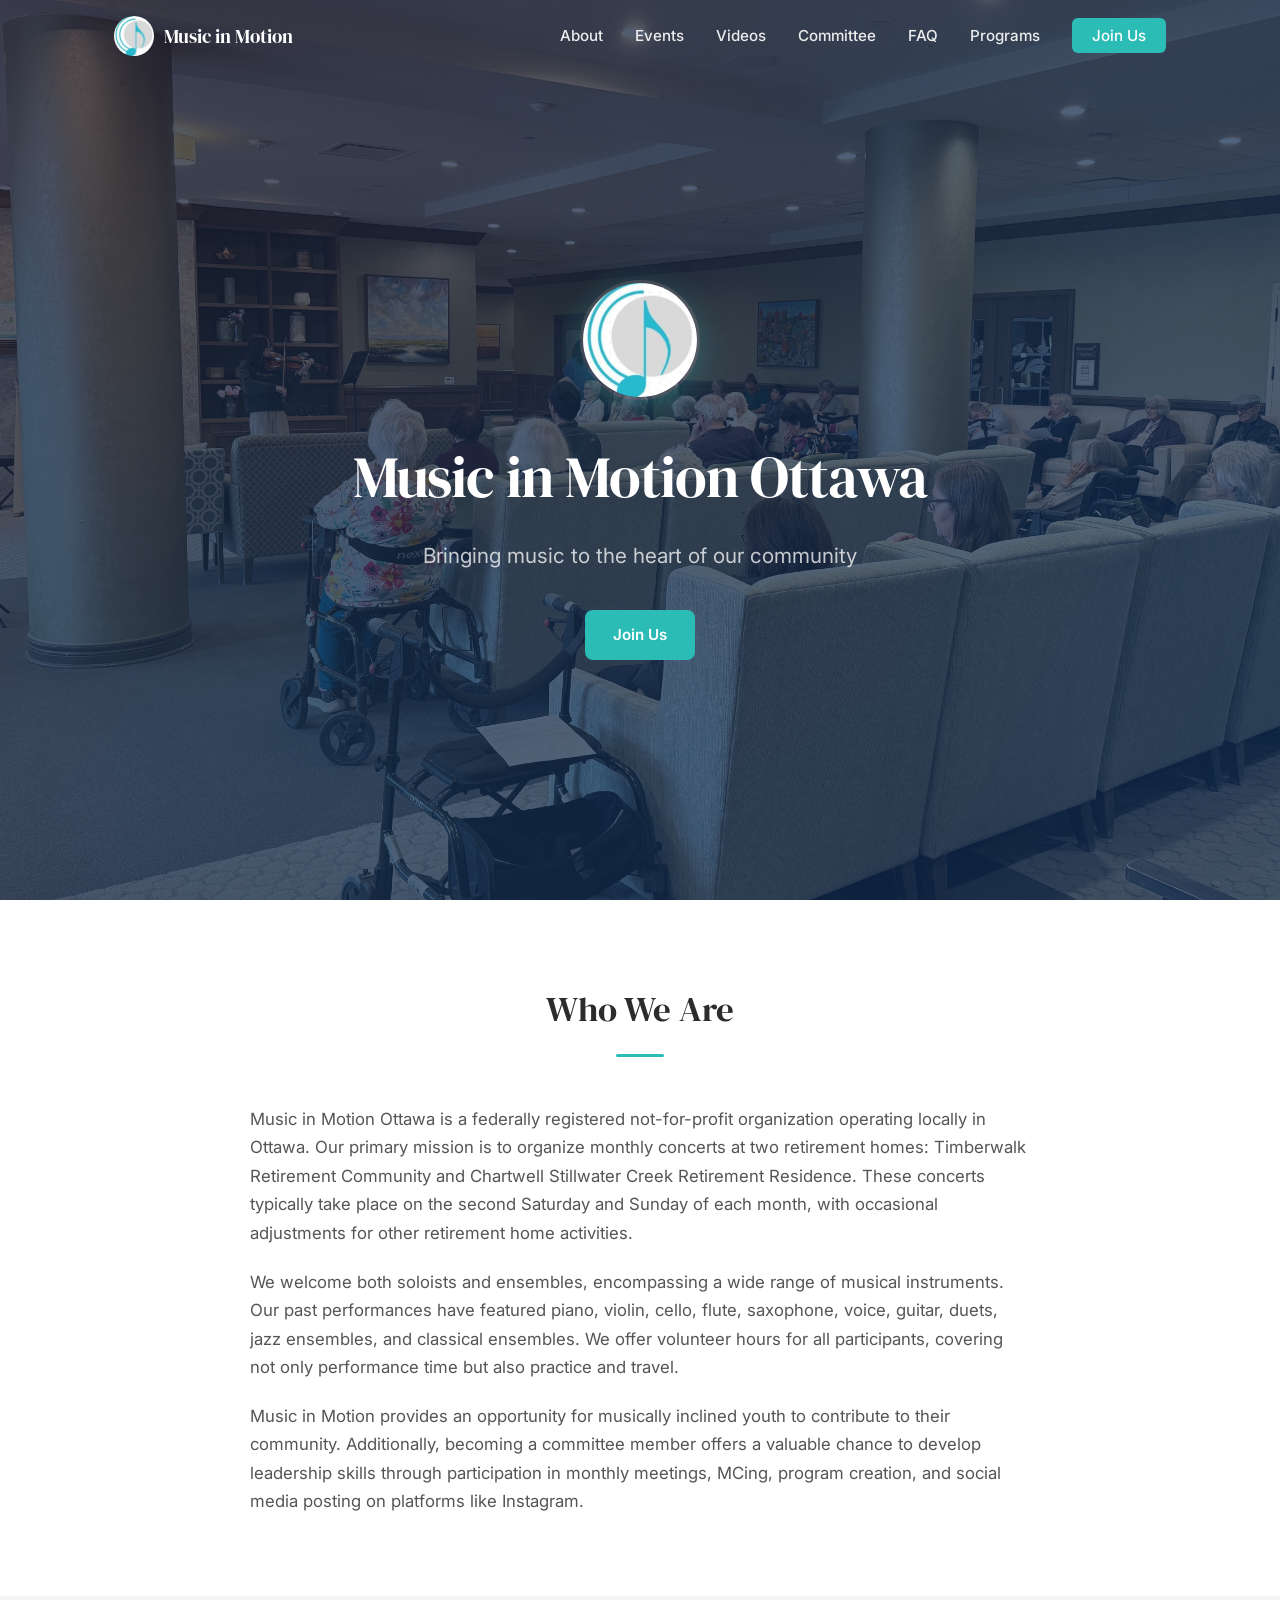
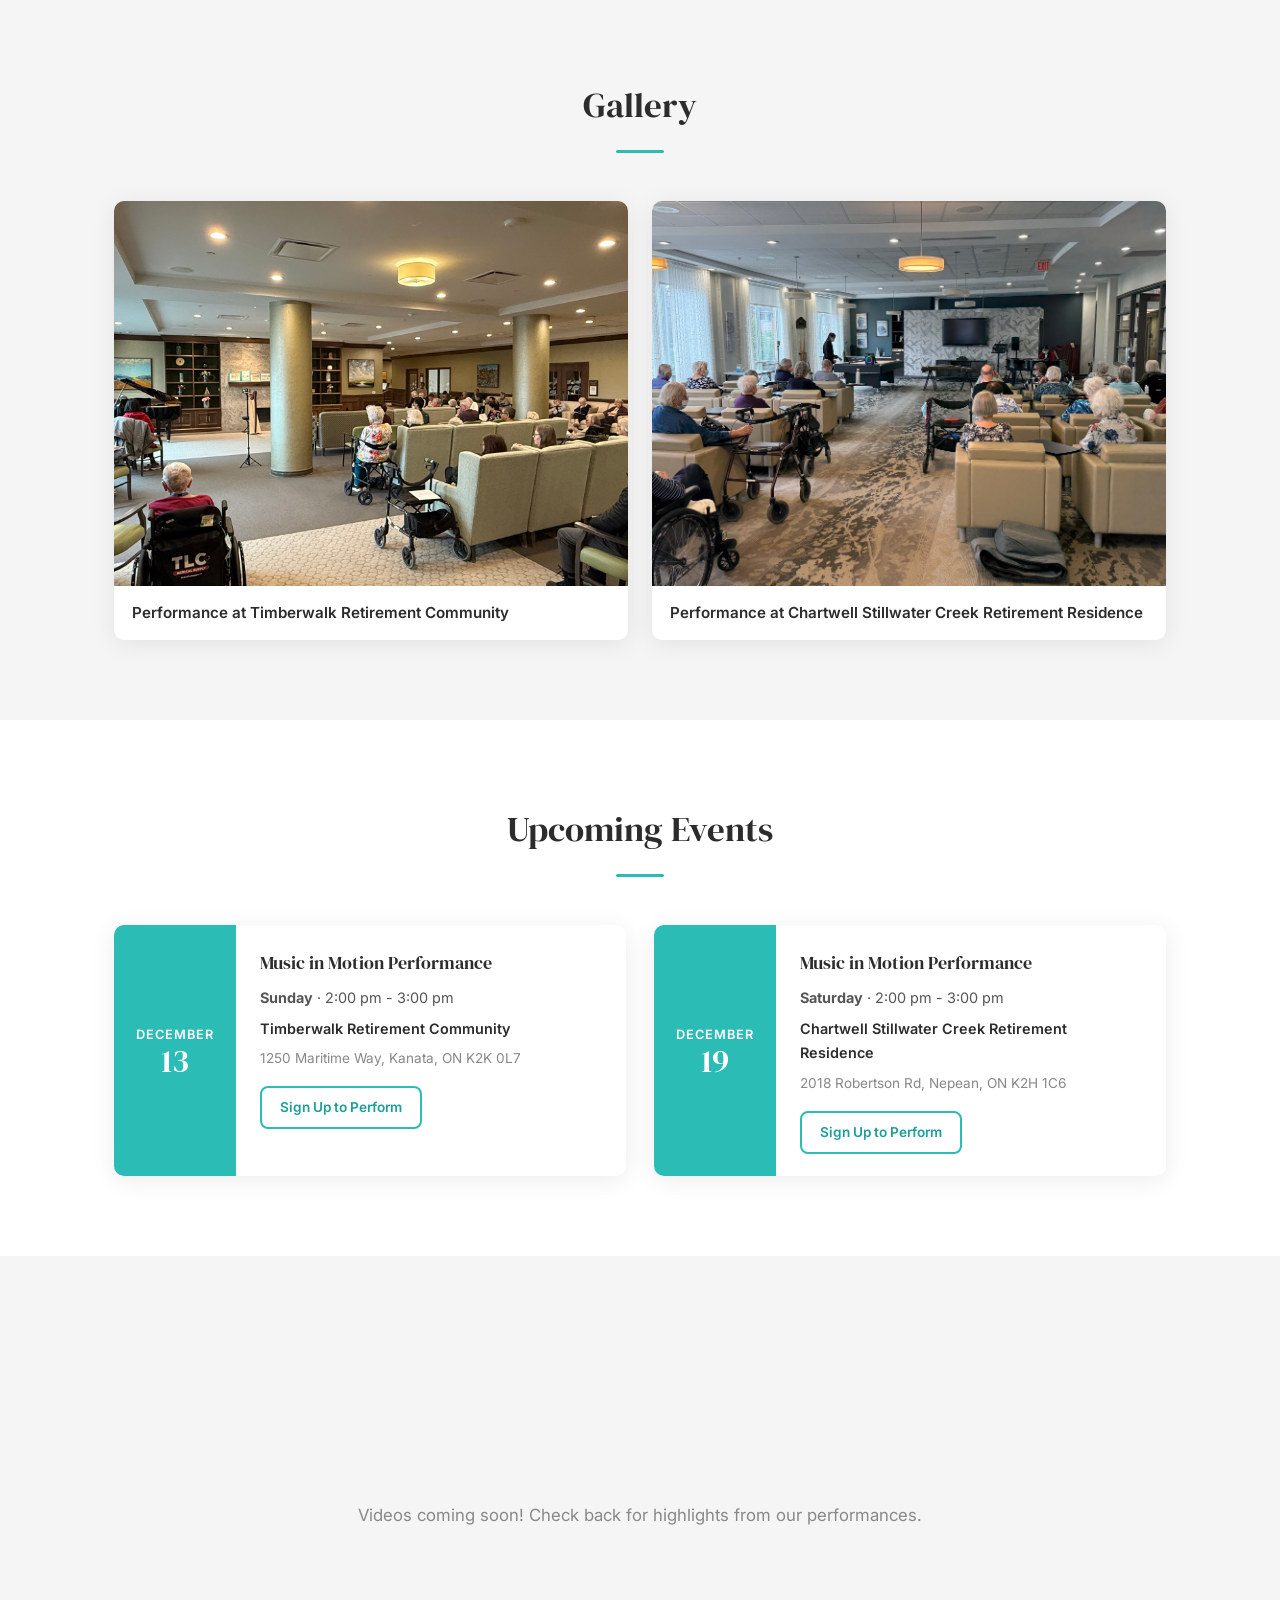
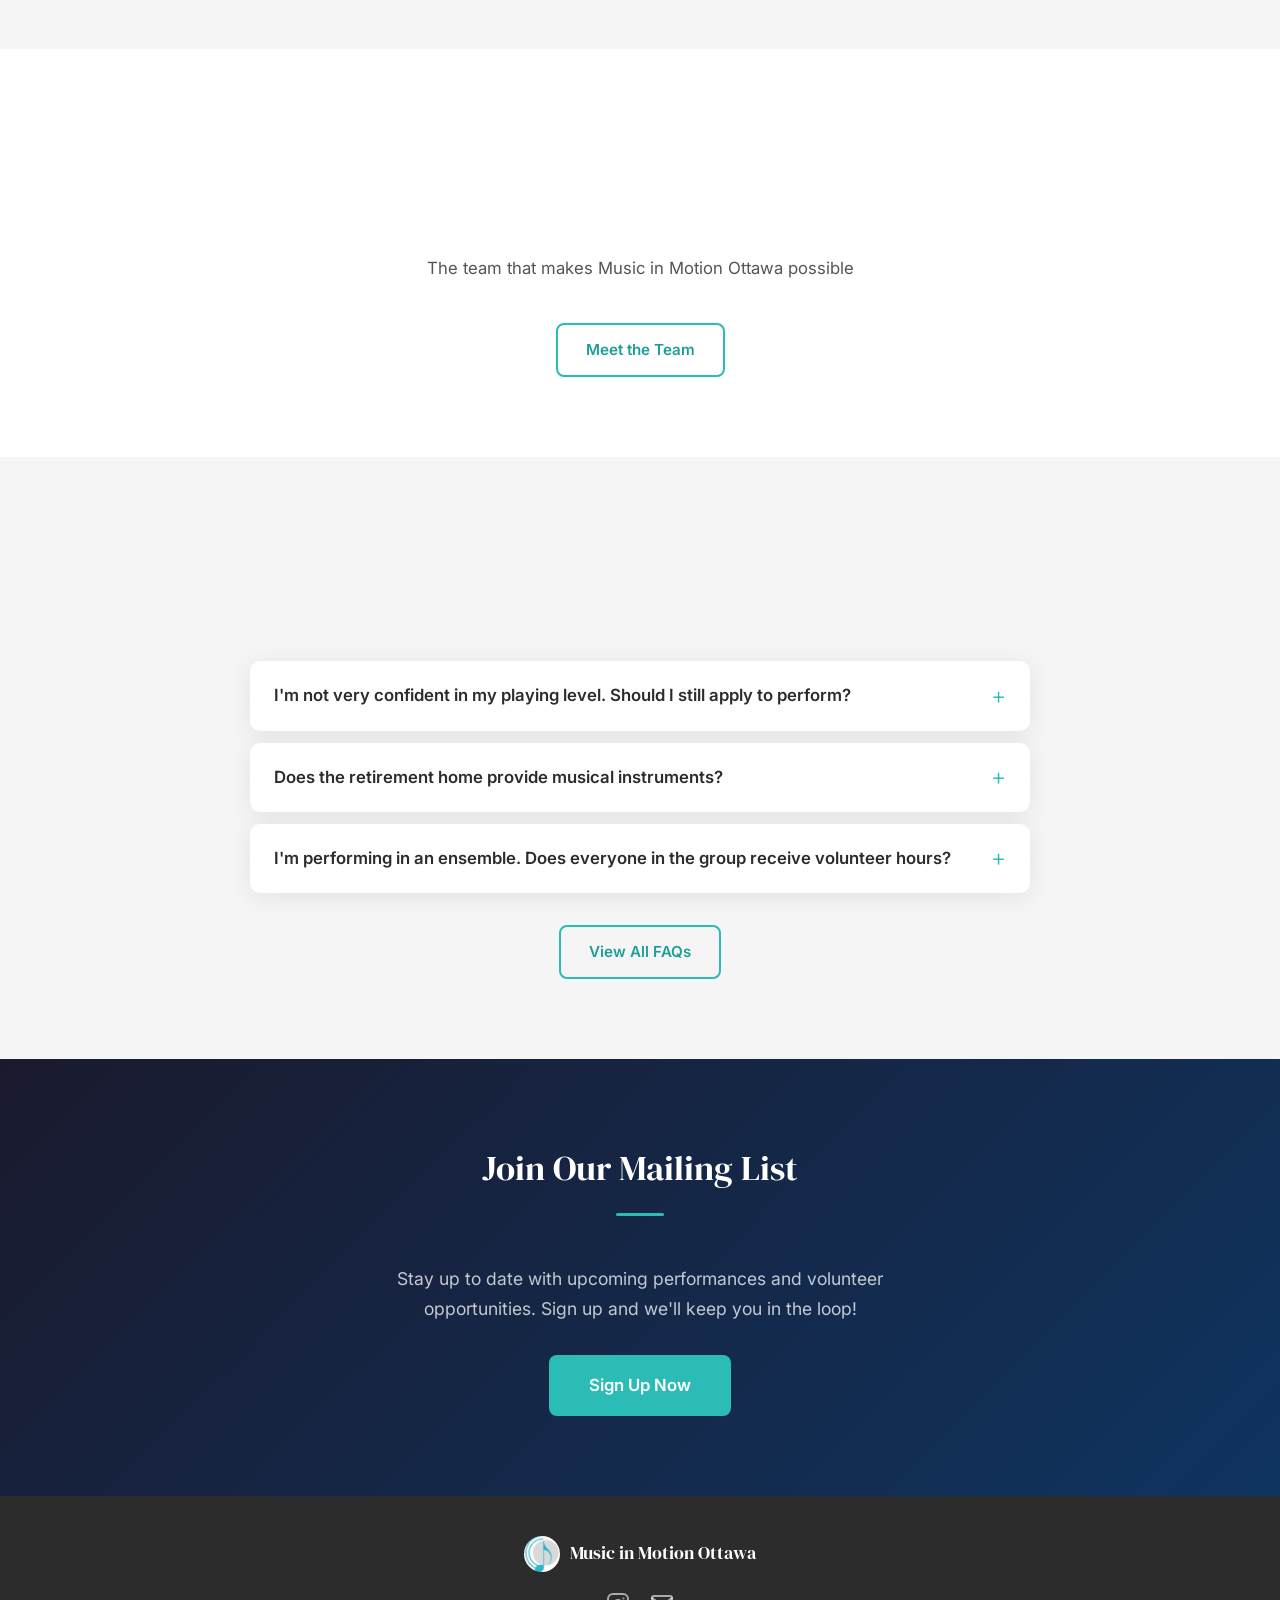
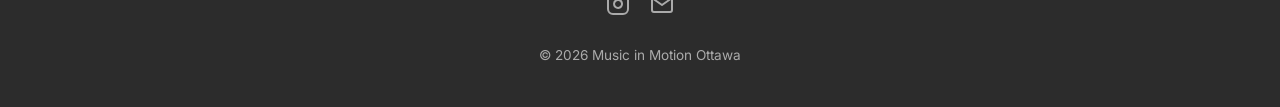
<file: index.html>
<!DOCTYPE html>
<html lang="en">
<head>
  <meta charset="UTF-8">
  <meta name="viewport" content="width=device-width, initial-scale=1.0">
  <title>Music in Motion Ottawa</title>
  <meta name="description" content="Music in Motion Ottawa is a not-for-profit organization that organizes monthly concerts at retirement homes, providing youth with performance and volunteer opportunities.">
  <link rel="icon" href="images/mim.jpg" type="image/jpeg">
  <link rel="preconnect" href="https://fonts.googleapis.com">
  <link rel="preconnect" href="https://fonts.gstatic.com" crossorigin>
  <link href="https://fonts.googleapis.com/css2?family=DM+Serif+Display&family=Inter:wght@400;500;600&display=swap" rel="stylesheet">
  <link rel="stylesheet" href="style.css">
</head>
<body>

  <!-- Navigation -->
  <nav id="navbar">
    <div class="nav-container">
      <a href="#hero" class="nav-logo">
        <img src="images/mim.jpg" alt="Music in Motion Ottawa logo" id="nav-logo-img">
        <span id="nav-org-name">Music in Motion</span>
      </a>
      <button class="nav-toggle" aria-label="Toggle navigation" aria-expanded="false">
        <span></span><span></span><span></span>
      </button>
      <ul class="nav-links">
        <li><a href="#about">About</a></li>
        <li><a href="#events">Events</a></li>
        <li><a href="#videos">Videos</a></li>
        <li><a href="committee.html">Committee</a></li>
        <li><a href="#faq">FAQ</a></li>
        <li><a href="programs.html">Programs</a></li>
        <li><a href="#join" class="nav-cta">Join Us</a></li>
      </ul>
    </div>
  </nav>

  <!-- Hero -->
  <header id="hero">
    <div class="hero-overlay"></div>
    <div class="hero-content">
      <img src="images/mim.jpg" alt="Music in Motion Ottawa logo" class="hero-logo" id="hero-logo-img">
      <h1 id="hero-title">Music in Motion Ottawa</h1>
      <p id="hero-tagline" class="hero-tagline">Bringing music to the heart of our community</p>
      <a href="#join" class="btn btn-primary">Join Us</a>
    </div>
  </header>

  <!-- About -->
  <section id="about" class="section">
    <div class="container">
      <h2 id="about-heading" class="section-title">Who We Are</h2>
      <div id="about-body" class="about-text">
        <!-- Populated by config.js -->
      </div>
    </div>
  </section>

  <!-- Gallery -->
  <section id="gallery" class="section section-alt">
    <div class="container">
      <h2 class="section-title">Gallery</h2>
      <div id="gallery-grid" class="gallery-grid">
        <!-- Populated by config.js -->
      </div>
      <p id="gallery-placeholder" class="placeholder-text" style="display:none;">
        Photos coming soon! Check back for highlights from our performances.
      </p>
    </div>
  </section>

  <!-- Upcoming Events -->
  <section id="events" class="section">
    <div class="container">
      <h2 class="section-title">Upcoming Events</h2>
      <div id="events-grid" class="events-grid">
        <!-- Populated by config.js -->
      </div>
    </div>
  </section>

  <!-- Videos -->
  <section id="videos" class="section section-alt">
    <div class="container">
      <h2 class="section-title">Videos</h2>
      <div id="videos-grid" class="videos-grid">
        <!-- Populated by config.js -->
      </div>
      <p id="videos-placeholder" class="placeholder-text" style="display:none;">
        Videos coming soon! Check back for highlights from our performances.
      </p>
    </div>
  </section>

  <!-- Committee -->
  <section id="committee" class="section">
    <div class="container">
      <h2 class="section-title">MiM Committee</h2>
      <p class="committee-intro">The team that makes Music in Motion Ottawa possible</p>
      <div style="text-align:center; margin-top:24px;">
        <a href="committee.html" class="btn btn-outline">Meet the Team</a>
      </div>
    </div>
  </section>

  <!-- FAQ -->
  <section id="faq" class="section section-alt">
    <div class="container">
      <h2 class="section-title">Frequently Asked Questions</h2>
      <div class="faq-list">
        <div class="faq-item">
          <button class="faq-question" aria-expanded="false">
            I'm not very confident in my playing level. Should I still apply to perform?
          </button>
          <div class="faq-answer">
            <p>Absolutely! Performers of all age groups and skill levels are welcome. What matters most is your willingness to share music with the seniors — they truly appreciate it.</p>
          </div>
        </div>
        <div class="faq-item">
          <button class="faq-question" aria-expanded="false">
            Does the retirement home provide musical instruments?
          </button>
          <div class="faq-answer">
            <p>A piano is available at the retirement home. For all other instruments, you will need to bring your own.</p>
          </div>
        </div>
        <div class="faq-item">
          <button class="faq-question" aria-expanded="false">
            I'm performing in an ensemble. Does everyone in the group receive volunteer hours?
          </button>
          <div class="faq-answer">
            <p>Yes! Every member of an ensemble receives the same volunteer hours as a solo performer.</p>
          </div>
        </div>
      </div>
      <div style="text-align:center; margin-top:32px;">
        <a href="faq.html" class="btn btn-outline">View All FAQs</a>
      </div>
    </div>
  </section>

  <!-- Join / Mailing List -->
  <section id="join" class="section section-cta">
    <div class="container join-container">
      <h2 id="join-heading" class="section-title">Join Our Mailing List</h2>
      <p id="join-text" class="join-text">Stay up to date with upcoming performances and volunteer opportunities.</p>
      <a id="join-btn" href="#" class="btn btn-primary btn-lg" target="_blank" rel="noopener">Sign Up Now</a>
    </div>
  </section>

  <!-- Footer -->
  <footer id="footer">
    <div class="container footer-inner">
      <div class="footer-brand">
        <img src="images/mim.jpg" alt="Logo" class="footer-logo">
        <span id="footer-org-name">Music in Motion Ottawa</span>
      </div>
      <div id="footer-social" class="footer-social">
        <!-- Populated by config.js -->
      </div>
      <p class="footer-copy">&copy; <span id="footer-year"></span> Music in Motion Ottawa</p>
    </div>
  </footer>

  <script src="config.js"></script>
  <script>
    (function () {
      // -- Populate page from SITE_CONFIG --

      const C = SITE_CONFIG;

      // Hero
      document.getElementById("hero-title").textContent = C.orgName;
      document.getElementById("hero-tagline").textContent = C.tagline;

      // Nav
      document.getElementById("nav-org-name").textContent = C.orgName.replace(" Ottawa", "");

      // About
      document.getElementById("about-heading").textContent = C.aboutHeading;
      const aboutBody = document.getElementById("about-body");
      C.aboutText.forEach(function (para) {
        const p = document.createElement("p");
        p.textContent = para;
        aboutBody.appendChild(p);
      });

      // Gallery
      var galleryGrid = document.getElementById("gallery-grid");
      var galleryPlaceholder = document.getElementById("gallery-placeholder");
      if (C.gallery.length === 0) {
        galleryGrid.style.display = "none";
        galleryPlaceholder.style.display = "block";
      } else {
        C.gallery.forEach(function (photo) {
          var item = document.createElement("div");
          item.className = "gallery-item";
          item.innerHTML =
            '<img src="' + photo.src + '" alt="' + photo.caption + '" loading="lazy">' +
            '<p class="gallery-caption">' + photo.caption + '</p>';
          galleryGrid.appendChild(item);
        });
      }

      // Events
      const eventsGrid = document.getElementById("events-grid");
      if (C.events.length === 0) {
        eventsGrid.innerHTML = '<p class="placeholder-text">We\'re on summer break! Check back in September for our next performance dates.</p>';
      } else {
        C.events.forEach(function (ev) {
          const card = document.createElement("div");
          card.className = "event-card";
          card.innerHTML =
            '<div class="event-date-badge">' +
              '<span class="event-month">' + ev.date.split(" ")[0] + '</span>' +
              '<span class="event-day-num">' + ev.date.split(" ")[1].replace(",", "") + '</span>' +
            '</div>' +
            '<div class="event-details">' +
              '<h3>' + ev.title + '</h3>' +
              '<p class="event-meta"><strong>' + ev.day + '</strong> &middot; ' + ev.time + '</p>' +
              '<p class="event-location">' + ev.location + '</p>' +
              '<p class="event-address">' + ev.address + '</p>' +
              '<a href="' + ev.signUpUrl + '" class="btn btn-outline" target="_blank" rel="noopener">Sign Up to Perform</a>' +
            '</div>';
          eventsGrid.appendChild(card);
        });
      }

      // Videos
      var videosGrid = document.getElementById("videos-grid");
      var videosPlaceholder = document.getElementById("videos-placeholder");
      if (C.videos.length === 0) {
        videosGrid.style.display = "none";
        videosPlaceholder.style.display = "block";
      } else {
        C.videos.forEach(function (vid) {
          var id = extractYouTubeId(vid.url);
          if (!id) return;
          var wrapper = document.createElement("div");
          wrapper.className = "video-item";
          wrapper.innerHTML =
            '<div class="video-embed">' +
              '<iframe src="https://www.youtube.com/embed/' + id + '" title="' + vid.title + '" frameborder="0" allow="accelerometer; autoplay; clipboard-write; encrypted-media; gyroscope; picture-in-picture" allowfullscreen></iframe>' +
            '</div>' +
            '<p class="video-title">' + vid.title + '</p>';
          videosGrid.appendChild(wrapper);
        });
      }

      function extractYouTubeId(url) {
        var m = url.match(/(?:youtube\.com\/watch\?v=|youtu\.be\/)([\w-]{11})/);
        return m ? m[1] : null;
      }

      // Join / Mailing list
      document.getElementById("join-heading").textContent = C.mailingListHeading;
      document.getElementById("join-text").textContent = C.mailingListText;
      document.getElementById("join-btn").href = C.mailingListUrl;

      // Footer
      document.getElementById("footer-org-name").textContent = C.orgName;
      document.getElementById("footer-year").textContent = new Date().getFullYear();

      var footerSocial = document.getElementById("footer-social");
      if (C.social.instagram) {
        footerSocial.innerHTML += '<a href="' + C.social.instagram + '" target="_blank" rel="noopener" aria-label="Instagram">' + svgInstagram + '</a>';
      }
      if (C.social.youtube) {
        footerSocial.innerHTML += '<a href="' + C.social.youtube + '" target="_blank" rel="noopener" aria-label="YouTube">' + svgYouTube + '</a>';
      }
      if (C.social.email) {
        footerSocial.innerHTML += '<a href="mailto:' + C.social.email + '" aria-label="Email">' + svgEmail + '</a>';
      }

      // Inline SVG icons
      var svgInstagram = '<svg xmlns="http://www.w3.org/2000/svg" width="24" height="24" viewBox="0 0 24 24" fill="none" stroke="currentColor" stroke-width="2" stroke-linecap="round" stroke-linejoin="round"><rect x="2" y="2" width="20" height="20" rx="5" ry="5"/><path d="M16 11.37A4 4 0 1 1 12.63 8 4 4 0 0 1 16 11.37z"/><line x1="17.5" y1="6.5" x2="17.51" y2="6.5"/></svg>';
      var svgYouTube = '<svg xmlns="http://www.w3.org/2000/svg" width="24" height="24" viewBox="0 0 24 24" fill="none" stroke="currentColor" stroke-width="2" stroke-linecap="round" stroke-linejoin="round"><path d="M22.54 6.42a2.78 2.78 0 0 0-1.94-2C18.88 4 12 4 12 4s-6.88 0-8.6.46a2.78 2.78 0 0 0-1.94 2A29 29 0 0 0 1 11.75a29 29 0 0 0 .46 5.33A2.78 2.78 0 0 0 3.4 19.1c1.72.46 8.6.46 8.6.46s6.88 0 8.6-.46a2.78 2.78 0 0 0 1.94-2 29 29 0 0 0 .46-5.25 29 29 0 0 0-.46-5.43z"/><polygon points="9.75 15.02 15.5 11.75 9.75 8.48 9.75 15.02"/></svg>';
      var svgEmail = '<svg xmlns="http://www.w3.org/2000/svg" width="24" height="24" viewBox="0 0 24 24" fill="none" stroke="currentColor" stroke-width="2" stroke-linecap="round" stroke-linejoin="round"><path d="M4 4h16c1.1 0 2 .9 2 2v12c0 1.1-.9 2-2 2H4c-1.1 0-2-.9-2-2V6c0-1.1.9-2 2-2z"/><polyline points="22,6 12,13 2,6"/></svg>';

      // Re-run social icons now that SVGs are defined
      footerSocial.innerHTML = "";
      if (C.social.instagram) {
        footerSocial.innerHTML += '<a href="' + C.social.instagram + '" target="_blank" rel="noopener" aria-label="Instagram">' + svgInstagram + '</a>';
      }
      if (C.social.youtube) {
        footerSocial.innerHTML += '<a href="' + C.social.youtube + '" target="_blank" rel="noopener" aria-label="YouTube">' + svgYouTube + '</a>';
      }
      if (C.social.email) {
        footerSocial.innerHTML += '<a href="mailto:' + C.social.email + '" aria-label="Email">' + svgEmail + '</a>';
      }

      // -- Mobile nav toggle --
      var toggle = document.querySelector(".nav-toggle");
      var navLinks = document.querySelector(".nav-links");
      toggle.addEventListener("click", function () {
        var expanded = toggle.getAttribute("aria-expanded") === "true";
        toggle.setAttribute("aria-expanded", !expanded);
        navLinks.classList.toggle("open");
      });

      // Close mobile nav on link click
      document.querySelectorAll(".nav-links a").forEach(function (link) {
        link.addEventListener("click", function () {
          navLinks.classList.remove("open");
          toggle.setAttribute("aria-expanded", "false");
        });
      });

      // -- Sticky nav background on scroll --
      var navbar = document.getElementById("navbar");
      window.addEventListener("scroll", function () {
        if (window.scrollY > 60) {
          navbar.classList.add("scrolled");
        } else {
          navbar.classList.remove("scrolled");
        }
      });

      // -- Smooth scroll --
      document.querySelectorAll('a[href^="#"]').forEach(function (anchor) {
        anchor.addEventListener("click", function (e) {
          var target = document.querySelector(this.getAttribute("href"));
          if (target) {
            e.preventDefault();
            target.scrollIntoView({ behavior: "smooth", block: "start" });
          }
        });
      });

      // -- FAQ accordion --
      document.querySelectorAll(".faq-question").forEach(function (btn) {
        btn.addEventListener("click", function () {
          var item = btn.parentElement;
          var isOpen = item.classList.contains("open");
          document.querySelectorAll(".faq-item.open").forEach(function (openItem) {
            openItem.classList.remove("open");
            openItem.querySelector(".faq-question").setAttribute("aria-expanded", "false");
          });
          if (!isOpen) {
            item.classList.add("open");
            btn.setAttribute("aria-expanded", "true");
          }
        });
      });

      // -- Scroll reveal animation --
      var revealEls = document.querySelectorAll(".section-title, .event-card, .video-item, .about-text, .join-container, .committee-grid, .faq-list, .gallery-item");
      var observer = new IntersectionObserver(function (entries) {
        entries.forEach(function (entry) {
          if (entry.isIntersecting) {
            entry.target.classList.add("revealed");
            observer.unobserve(entry.target);
          }
        });
      }, { threshold: 0.15 });
      revealEls.forEach(function (el) { observer.observe(el); });

    })();
  </script>

</body>
</html>
</file>
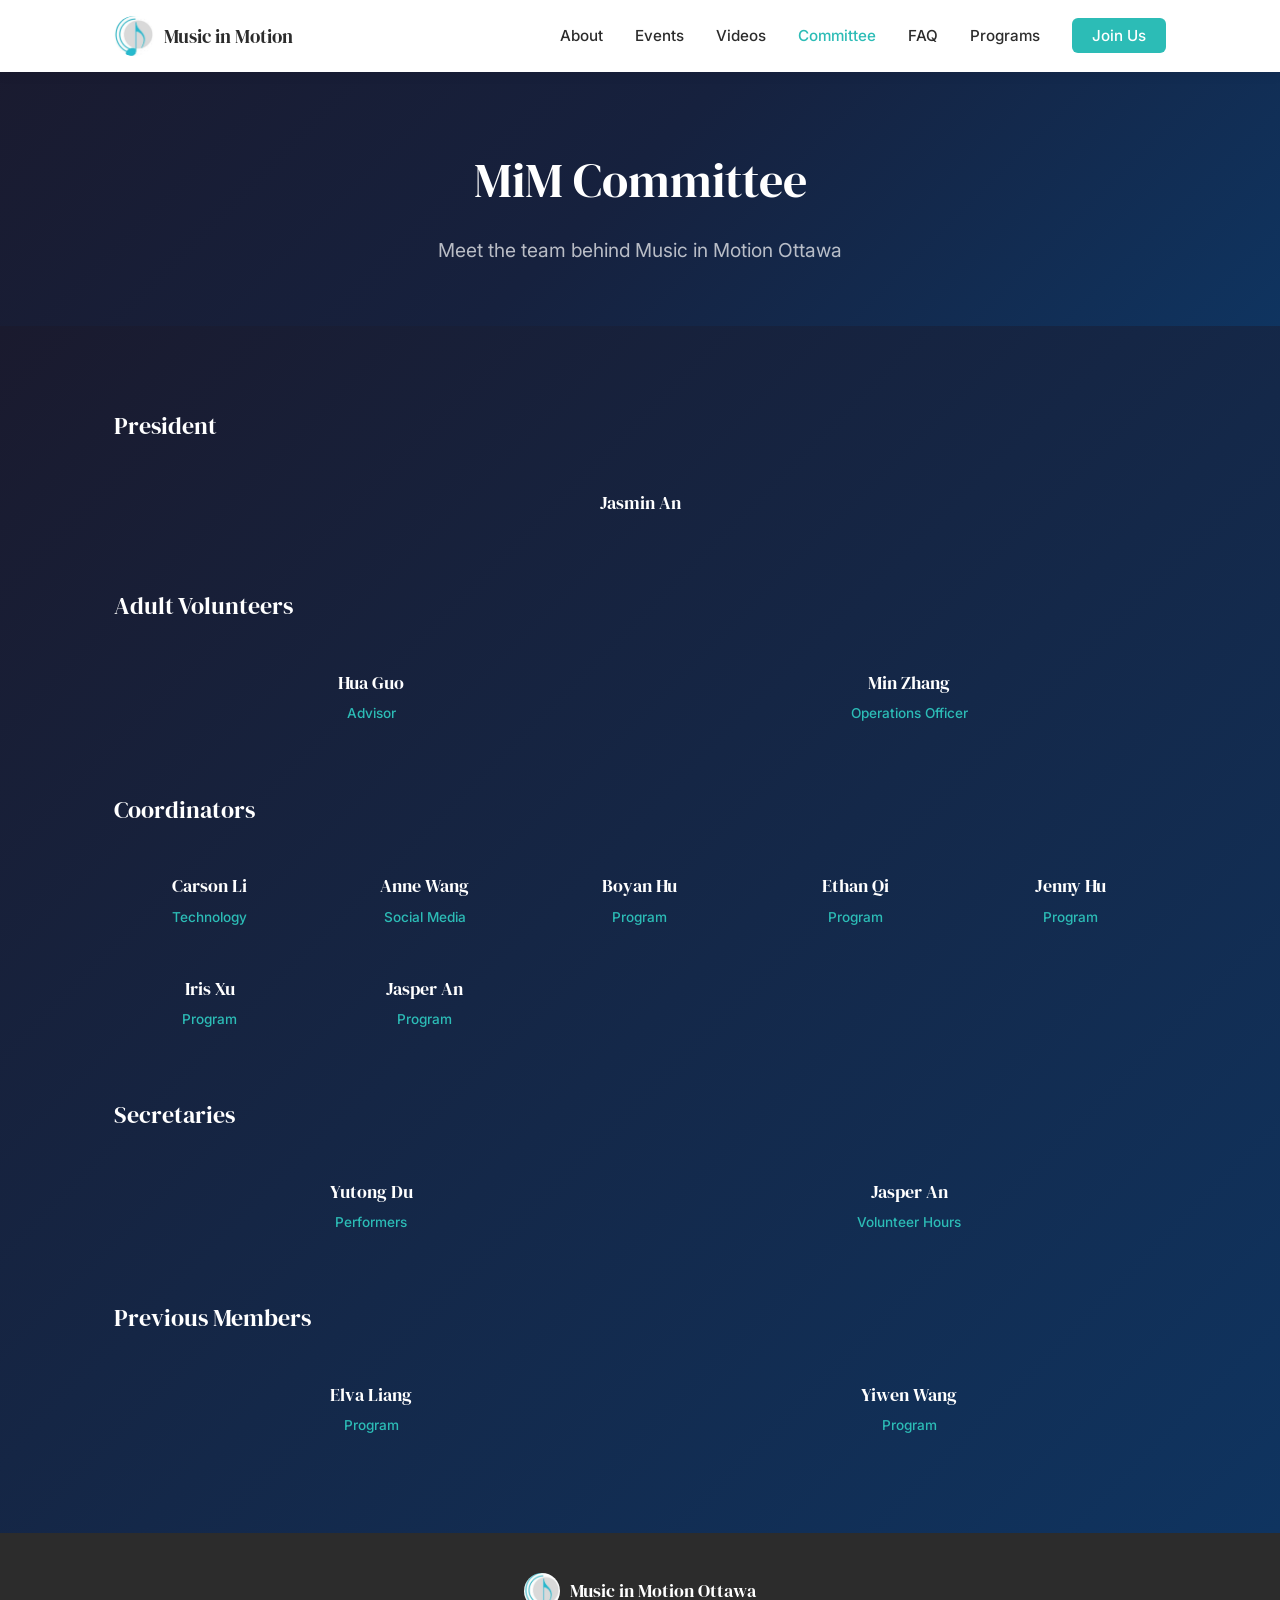
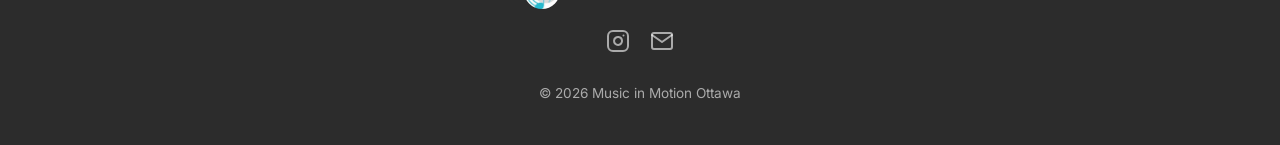
<file: committee.html>
<!DOCTYPE html>
<html lang="en">
<head>
  <meta charset="UTF-8">
  <meta name="viewport" content="width=device-width, initial-scale=1.0">
  <title>MiM Committee – Music in Motion Ottawa</title>
  <meta name="description" content="Meet the committee members of Music in Motion Ottawa.">
  <link rel="icon" href="images/mim.jpg" type="image/jpeg">
  <link rel="preconnect" href="https://fonts.googleapis.com">
  <link rel="preconnect" href="https://fonts.gstatic.com" crossorigin>
  <link href="https://fonts.googleapis.com/css2?family=DM+Serif+Display&family=Inter:wght@400;500;600&display=swap" rel="stylesheet">
  <link rel="stylesheet" href="style.css">
</head>
<body>

  <!-- Navigation -->
  <nav id="navbar" class="scrolled">
    <div class="nav-container">
      <a href="index.html" class="nav-logo">
        <img src="images/mim.jpg" alt="Music in Motion Ottawa logo" id="nav-logo-img">
        <span id="nav-org-name">Music in Motion</span>
      </a>
      <button class="nav-toggle" aria-label="Toggle navigation" aria-expanded="false">
        <span></span><span></span><span></span>
      </button>
      <ul class="nav-links">
        <li><a href="index.html#about">About</a></li>
        <li><a href="index.html#events">Events</a></li>
        <li><a href="index.html#videos">Videos</a></li>
        <li><a href="committee.html" class="active">Committee</a></li>
        <li><a href="faq.html">FAQ</a></li>
        <li><a href="programs.html">Programs</a></li>
        <li><a href="index.html#join" class="nav-cta">Join Us</a></li>
      </ul>
    </div>
  </nav>

  <!-- Page Header -->
  <header class="page-header">
    <div class="container">
      <h1 class="page-title">MiM Committee</h1>
      <p class="page-subtitle">Meet the team behind Music in Motion Ottawa</p>
    </div>
  </header>

  <!-- Committee Members -->
  <section class="section committee-section">
    <div class="container">
      <div id="committee-container">
      </div>
      <p id="committee-placeholder" class="placeholder-text" style="display:none;">
        Committee member profiles coming soon! Check back for photos and bios of the team that makes Music in Motion possible.
      </p>
    </div>
  </section>

  <!-- Footer -->
  <footer id="footer">
    <div class="container footer-inner">
      <div class="footer-brand">
        <img src="images/mim.jpg" alt="Logo" class="footer-logo">
        <span id="footer-org-name">Music in Motion Ottawa</span>
      </div>
      <div id="footer-social" class="footer-social"></div>
      <p class="footer-copy">&copy; <span id="footer-year"></span> Music in Motion Ottawa</p>
    </div>
  </footer>

  <script src="config.js"></script>
  <script>
    (function () {
      var C = SITE_CONFIG;

      // Committee members
      var container = document.getElementById("committee-container");
      var placeholder = document.getElementById("committee-placeholder");

      if (!C.committee || C.committee.length === 0) {
        container.style.display = "none";
        placeholder.style.display = "block";
      } else {
        C.committee.forEach(function (group) {
          if (!group.members || group.members.length === 0) return;

          var heading = document.createElement("h2");
          heading.className = "committee-section-heading";
          heading.textContent = group.section;
          container.appendChild(heading);

          var grid = document.createElement("div");
          grid.className = "committee-grid revealed";
          container.appendChild(grid);

          group.members.forEach(function (member) {
            var card = document.createElement("div");
            card.className = "committee-card";
            var html = '';
            if (member.photo) {
              html += '<img src="' + member.photo + '" alt="' + member.name + '" class="committee-photo">';
            }
            html += '<div class="committee-info">';
            html += '<h3 class="committee-name">' + member.name + '</h3>';
            if (member.role) {
              html += '<p class="committee-role">' + member.role + '</p>';
            }
            if (member.bio) {
              html += '<p class="committee-bio">' + member.bio + '</p>';
            }
            html += '</div>';
            card.innerHTML = html;
            grid.appendChild(card);
          });
        });
      }

      // Footer
      document.getElementById("footer-year").textContent = new Date().getFullYear();

      // Footer social icons
      var svgInstagram = '<svg xmlns="http://www.w3.org/2000/svg" width="24" height="24" viewBox="0 0 24 24" fill="none" stroke="currentColor" stroke-width="2" stroke-linecap="round" stroke-linejoin="round"><rect x="2" y="2" width="20" height="20" rx="5" ry="5"/><path d="M16 11.37A4 4 0 1 1 12.63 8 4 4 0 0 1 16 11.37z"/><line x1="17.5" y1="6.5" x2="17.51" y2="6.5"/></svg>';
      var svgYouTube = '<svg xmlns="http://www.w3.org/2000/svg" width="24" height="24" viewBox="0 0 24 24" fill="none" stroke="currentColor" stroke-width="2" stroke-linecap="round" stroke-linejoin="round"><path d="M22.54 6.42a2.78 2.78 0 0 0-1.94-2C18.88 4 12 4 12 4s-6.88 0-8.6.46a2.78 2.78 0 0 0-1.94 2A29 29 0 0 0 1 11.75a29 29 0 0 0 .46 5.33A2.78 2.78 0 0 0 3.4 19.1c1.72.46 8.6.46 8.6.46s6.88 0 8.6-.46a2.78 2.78 0 0 0 1.94-2 29 29 0 0 0 .46-5.25 29 29 0 0 0-.46-5.43z"/><polygon points="9.75 15.02 15.5 11.75 9.75 8.48 9.75 15.02"/></svg>';
      var svgEmail = '<svg xmlns="http://www.w3.org/2000/svg" width="24" height="24" viewBox="0 0 24 24" fill="none" stroke="currentColor" stroke-width="2" stroke-linecap="round" stroke-linejoin="round"><path d="M4 4h16c1.1 0 2 .9 2 2v12c0 1.1-.9 2-2 2H4c-1.1 0-2-.9-2-2V6c0-1.1.9-2 2-2z"/><polyline points="22,6 12,13 2,6"/></svg>';

      var footerSocial = document.getElementById("footer-social");
      if (C.social.instagram) {
        footerSocial.innerHTML += '<a href="' + C.social.instagram + '" target="_blank" rel="noopener" aria-label="Instagram">' + svgInstagram + '</a>';
      }
      if (C.social.youtube) {
        footerSocial.innerHTML += '<a href="' + C.social.youtube + '" target="_blank" rel="noopener" aria-label="YouTube">' + svgYouTube + '</a>';
      }
      if (C.social.email) {
        footerSocial.innerHTML += '<a href="mailto:' + C.social.email + '" aria-label="Email">' + svgEmail + '</a>';
      }

      // Mobile nav toggle
      var toggle = document.querySelector(".nav-toggle");
      var navLinks = document.querySelector(".nav-links");
      toggle.addEventListener("click", function () {
        var expanded = toggle.getAttribute("aria-expanded") === "true";
        toggle.setAttribute("aria-expanded", !expanded);
        navLinks.classList.toggle("open");
      });

      document.querySelectorAll(".nav-links a").forEach(function (link) {
        link.addEventListener("click", function () {
          navLinks.classList.remove("open");
          toggle.setAttribute("aria-expanded", "false");
        });
      });
    })();
  </script>

</body>
</html>
</file>
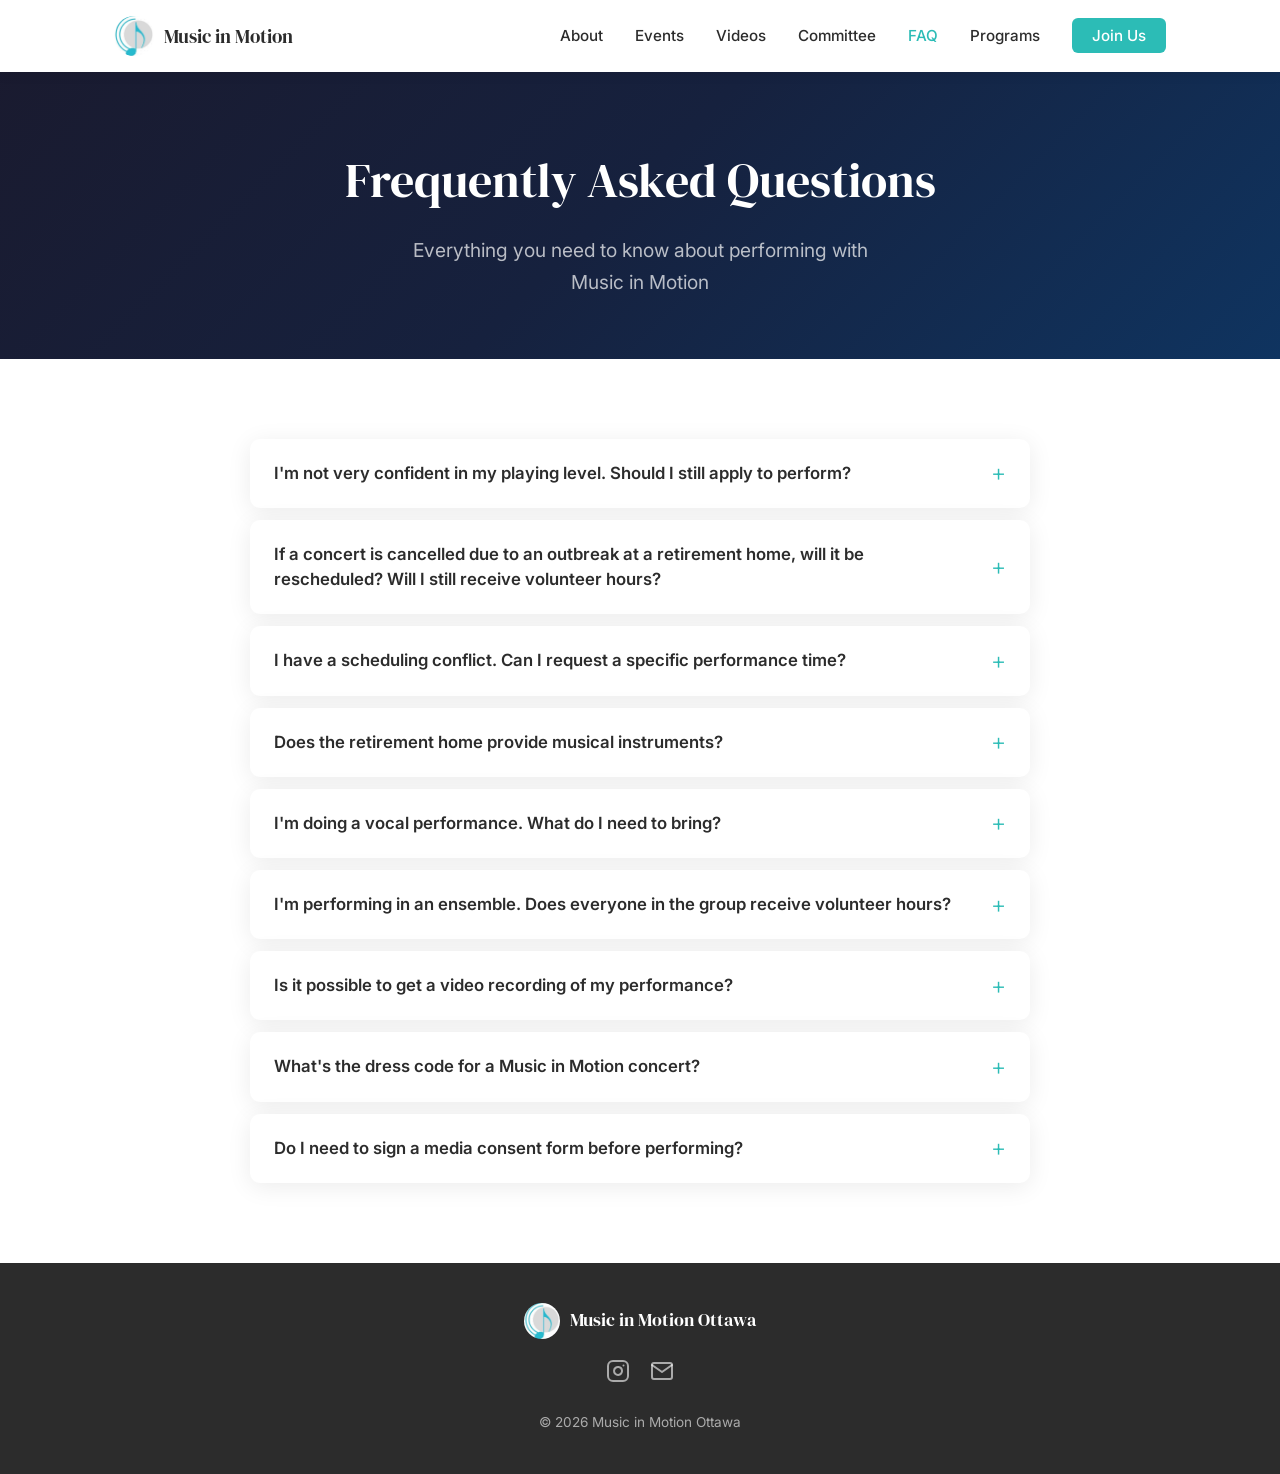
<file: faq.html>
<!DOCTYPE html>
<html lang="en">
<head>
  <meta charset="UTF-8">
  <meta name="viewport" content="width=device-width, initial-scale=1.0">
  <title>FAQ – Music in Motion Ottawa</title>
  <meta name="description" content="Frequently asked questions about performing with Music in Motion Ottawa.">
  <link rel="icon" href="images/mim.jpg" type="image/jpeg">
  <link rel="preconnect" href="https://fonts.googleapis.com">
  <link rel="preconnect" href="https://fonts.gstatic.com" crossorigin>
  <link href="https://fonts.googleapis.com/css2?family=DM+Serif+Display&family=Inter:wght@400;500;600&display=swap" rel="stylesheet">
  <link rel="stylesheet" href="style.css">
</head>
<body>

  <!-- Navigation -->
  <nav id="navbar" class="scrolled">
    <div class="nav-container">
      <a href="index.html" class="nav-logo">
        <img src="images/mim.jpg" alt="Music in Motion Ottawa logo" id="nav-logo-img">
        <span id="nav-org-name">Music in Motion</span>
      </a>
      <button class="nav-toggle" aria-label="Toggle navigation" aria-expanded="false">
        <span></span><span></span><span></span>
      </button>
      <ul class="nav-links">
        <li><a href="index.html#about">About</a></li>
        <li><a href="index.html#events">Events</a></li>
        <li><a href="index.html#videos">Videos</a></li>
        <li><a href="committee.html">Committee</a></li>
        <li><a href="faq.html" class="active">FAQ</a></li>
        <li><a href="programs.html">Programs</a></li>
        <li><a href="index.html#join" class="nav-cta">Join Us</a></li>
      </ul>
    </div>
  </nav>

  <!-- Page Header -->
  <header class="page-header">
    <div class="container">
      <h1 class="page-title">Frequently Asked Questions</h1>
      <p class="page-subtitle">Everything you need to know about performing with Music in Motion</p>
    </div>
  </header>

  <!-- FAQ Section -->
  <section class="section">
    <div class="container">
      <div class="faq-list">

        <div class="faq-item">
          <button class="faq-question" aria-expanded="false">
            I'm not very confident in my playing level. Should I still apply to perform?
          </button>
          <div class="faq-answer">
            <p>Absolutely! Performers of all age groups and skill levels are welcome. What matters most is your willingness to share music with the seniors — they truly appreciate it.</p>
          </div>
        </div>

        <div class="faq-item">
          <button class="faq-question" aria-expanded="false">
            If a concert is cancelled due to an outbreak at a retirement home, will it be rescheduled? Will I still receive volunteer hours?
          </button>
          <div class="faq-answer">
            <p>Unfortunately, cancelled concerts are not rescheduled. However, you will still receive practice volunteer hours for the cancelled event.</p>
          </div>
        </div>

        <div class="faq-item">
          <button class="faq-question" aria-expanded="false">
            I have a scheduling conflict. Can I request a specific performance time?
          </button>
          <div class="faq-answer">
            <p>Yes! When registering for a concert, simply add your preference (e.g., performing earlier or later) in the "Special Request" field on the registration form.</p>
          </div>
        </div>

        <div class="faq-item">
          <button class="faq-question" aria-expanded="false">
            Does the retirement home provide musical instruments?
          </button>
          <div class="faq-answer">
            <p>A piano is available at the retirement home. For all other instruments, you will need to bring your own.</p>
          </div>
        </div>

        <div class="faq-item">
          <button class="faq-question" aria-expanded="false">
            I'm doing a vocal performance. What do I need to bring?
          </button>
          <div class="faq-answer">
            <p>You need to bring your own backing track (e.g., a phone with a YouTube link). We can provide a microphone and Bluetooth speaker upon request — just let us know in the "Special Request" section of the registration form.</p>
          </div>
        </div>

        <div class="faq-item">
          <button class="faq-question" aria-expanded="false">
            I'm performing in an ensemble. Does everyone in the group receive volunteer hours?
          </button>
          <div class="faq-answer">
            <p>Yes! Every member of an ensemble receives the same volunteer hours as a solo performer.</p>
          </div>
        </div>

        <div class="faq-item">
          <button class="faq-question" aria-expanded="false">
            Is it possible to get a video recording of my performance?
          </button>
          <div class="faq-answer">
            <p>Yes, video recordings are available upon request.</p>
          </div>
        </div>

        <div class="faq-item">
          <button class="faq-question" aria-expanded="false">
            What's the dress code for a Music in Motion concert?
          </button>
          <div class="faq-answer">
            <p>Anything goes! Feel free to come dressed up or keep it casual, whatever helps you enjoy the music.</p>
          </div>
        </div>

        <div class="faq-item">
          <button class="faq-question" aria-expanded="false">
            Do I need to sign a media consent form before performing?
          </button>
          <div class="faq-answer">
            <p>If you have never signed the MiM consent form before, please sign the <a href="documents/Music In Motion Media Consent Form.pdf" target="_blank" rel="noopener">Media Consent Form</a> prior to your performance.</p>
          </div>
        </div>

      </div>
    </div>
  </section>

  <!-- Footer -->
  <footer id="footer">
    <div class="container footer-inner">
      <div class="footer-brand">
        <img src="images/mim.jpg" alt="Logo" class="footer-logo">
        <span id="footer-org-name">Music in Motion Ottawa</span>
      </div>
      <div id="footer-social" class="footer-social"></div>
      <p class="footer-copy">&copy; <span id="footer-year"></span> Music in Motion Ottawa</p>
    </div>
  </footer>

  <script src="config.js"></script>
  <script>
    (function () {
      var C = SITE_CONFIG;

      // Footer
      document.getElementById("footer-year").textContent = new Date().getFullYear();

      var svgInstagram = '<svg xmlns="http://www.w3.org/2000/svg" width="24" height="24" viewBox="0 0 24 24" fill="none" stroke="currentColor" stroke-width="2" stroke-linecap="round" stroke-linejoin="round"><rect x="2" y="2" width="20" height="20" rx="5" ry="5"/><path d="M16 11.37A4 4 0 1 1 12.63 8 4 4 0 0 1 16 11.37z"/><line x1="17.5" y1="6.5" x2="17.51" y2="6.5"/></svg>';
      var svgYouTube = '<svg xmlns="http://www.w3.org/2000/svg" width="24" height="24" viewBox="0 0 24 24" fill="none" stroke="currentColor" stroke-width="2" stroke-linecap="round" stroke-linejoin="round"><path d="M22.54 6.42a2.78 2.78 0 0 0-1.94-2C18.88 4 12 4 12 4s-6.88 0-8.6.46a2.78 2.78 0 0 0-1.94 2A29 29 0 0 0 1 11.75a29 29 0 0 0 .46 5.33A2.78 2.78 0 0 0 3.4 19.1c1.72.46 8.6.46 8.6.46s6.88 0 8.6-.46a2.78 2.78 0 0 0 1.94-2 29 29 0 0 0 .46-5.25 29 29 0 0 0-.46-5.43z"/><polygon points="9.75 15.02 15.5 11.75 9.75 8.48 9.75 15.02"/></svg>';
      var svgEmail = '<svg xmlns="http://www.w3.org/2000/svg" width="24" height="24" viewBox="0 0 24 24" fill="none" stroke="currentColor" stroke-width="2" stroke-linecap="round" stroke-linejoin="round"><path d="M4 4h16c1.1 0 2 .9 2 2v12c0 1.1-.9 2-2 2H4c-1.1 0-2-.9-2-2V6c0-1.1.9-2 2-2z"/><polyline points="22,6 12,13 2,6"/></svg>';

      var footerSocial = document.getElementById("footer-social");
      if (C.social.instagram) {
        footerSocial.innerHTML += '<a href="' + C.social.instagram + '" target="_blank" rel="noopener" aria-label="Instagram">' + svgInstagram + '</a>';
      }
      if (C.social.youtube) {
        footerSocial.innerHTML += '<a href="' + C.social.youtube + '" target="_blank" rel="noopener" aria-label="YouTube">' + svgYouTube + '</a>';
      }
      if (C.social.email) {
        footerSocial.innerHTML += '<a href="mailto:' + C.social.email + '" aria-label="Email">' + svgEmail + '</a>';
      }

      // FAQ accordion
      document.querySelectorAll(".faq-question").forEach(function (btn) {
        btn.addEventListener("click", function () {
          var item = btn.parentElement;
          var isOpen = item.classList.contains("open");

          document.querySelectorAll(".faq-item.open").forEach(function (openItem) {
            openItem.classList.remove("open");
            openItem.querySelector(".faq-question").setAttribute("aria-expanded", "false");
          });

          if (!isOpen) {
            item.classList.add("open");
            btn.setAttribute("aria-expanded", "true");
          }
        });
      });

      // Mobile nav toggle
      var toggle = document.querySelector(".nav-toggle");
      var navLinks = document.querySelector(".nav-links");
      toggle.addEventListener("click", function () {
        var expanded = toggle.getAttribute("aria-expanded") === "true";
        toggle.setAttribute("aria-expanded", !expanded);
        navLinks.classList.toggle("open");
      });

      document.querySelectorAll(".nav-links a").forEach(function (link) {
        link.addEventListener("click", function () {
          navLinks.classList.remove("open");
          toggle.setAttribute("aria-expanded", "false");
        });
      });
    })();
  </script>

</body>
</html>
</file>
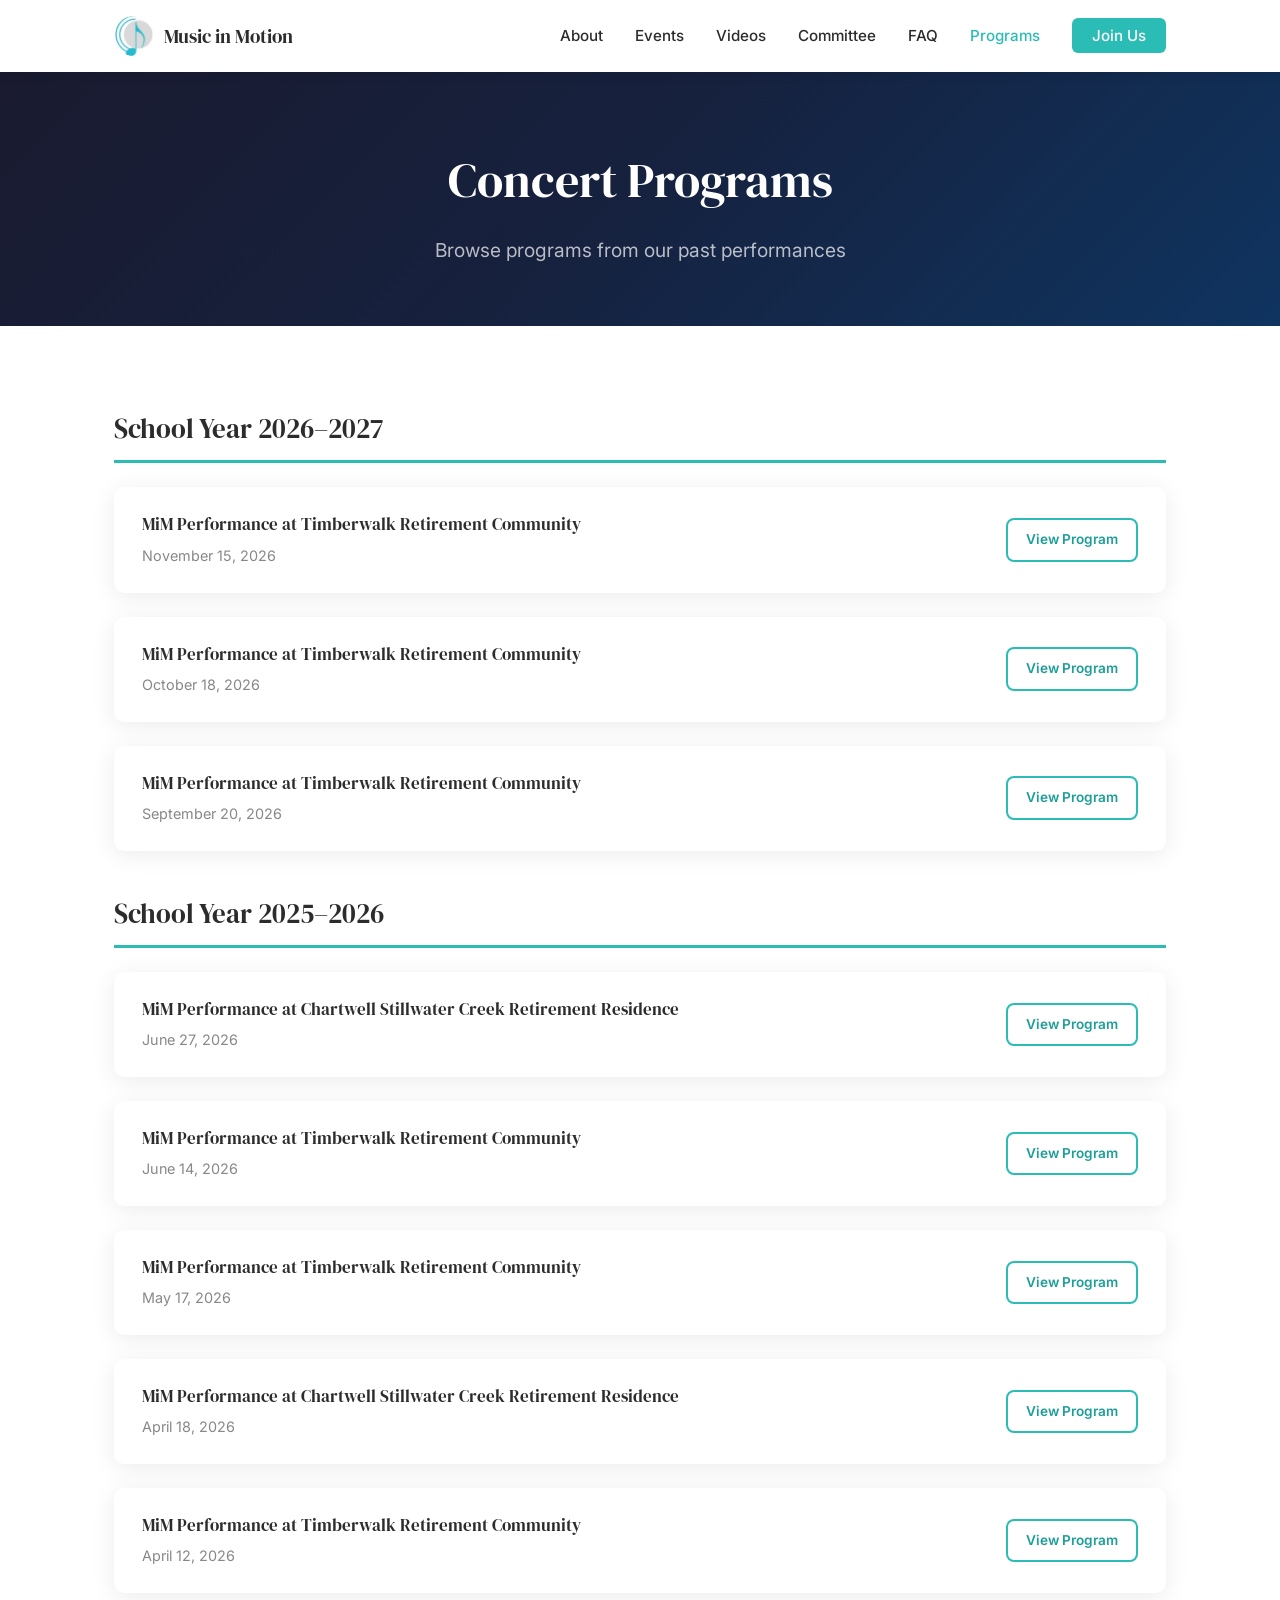
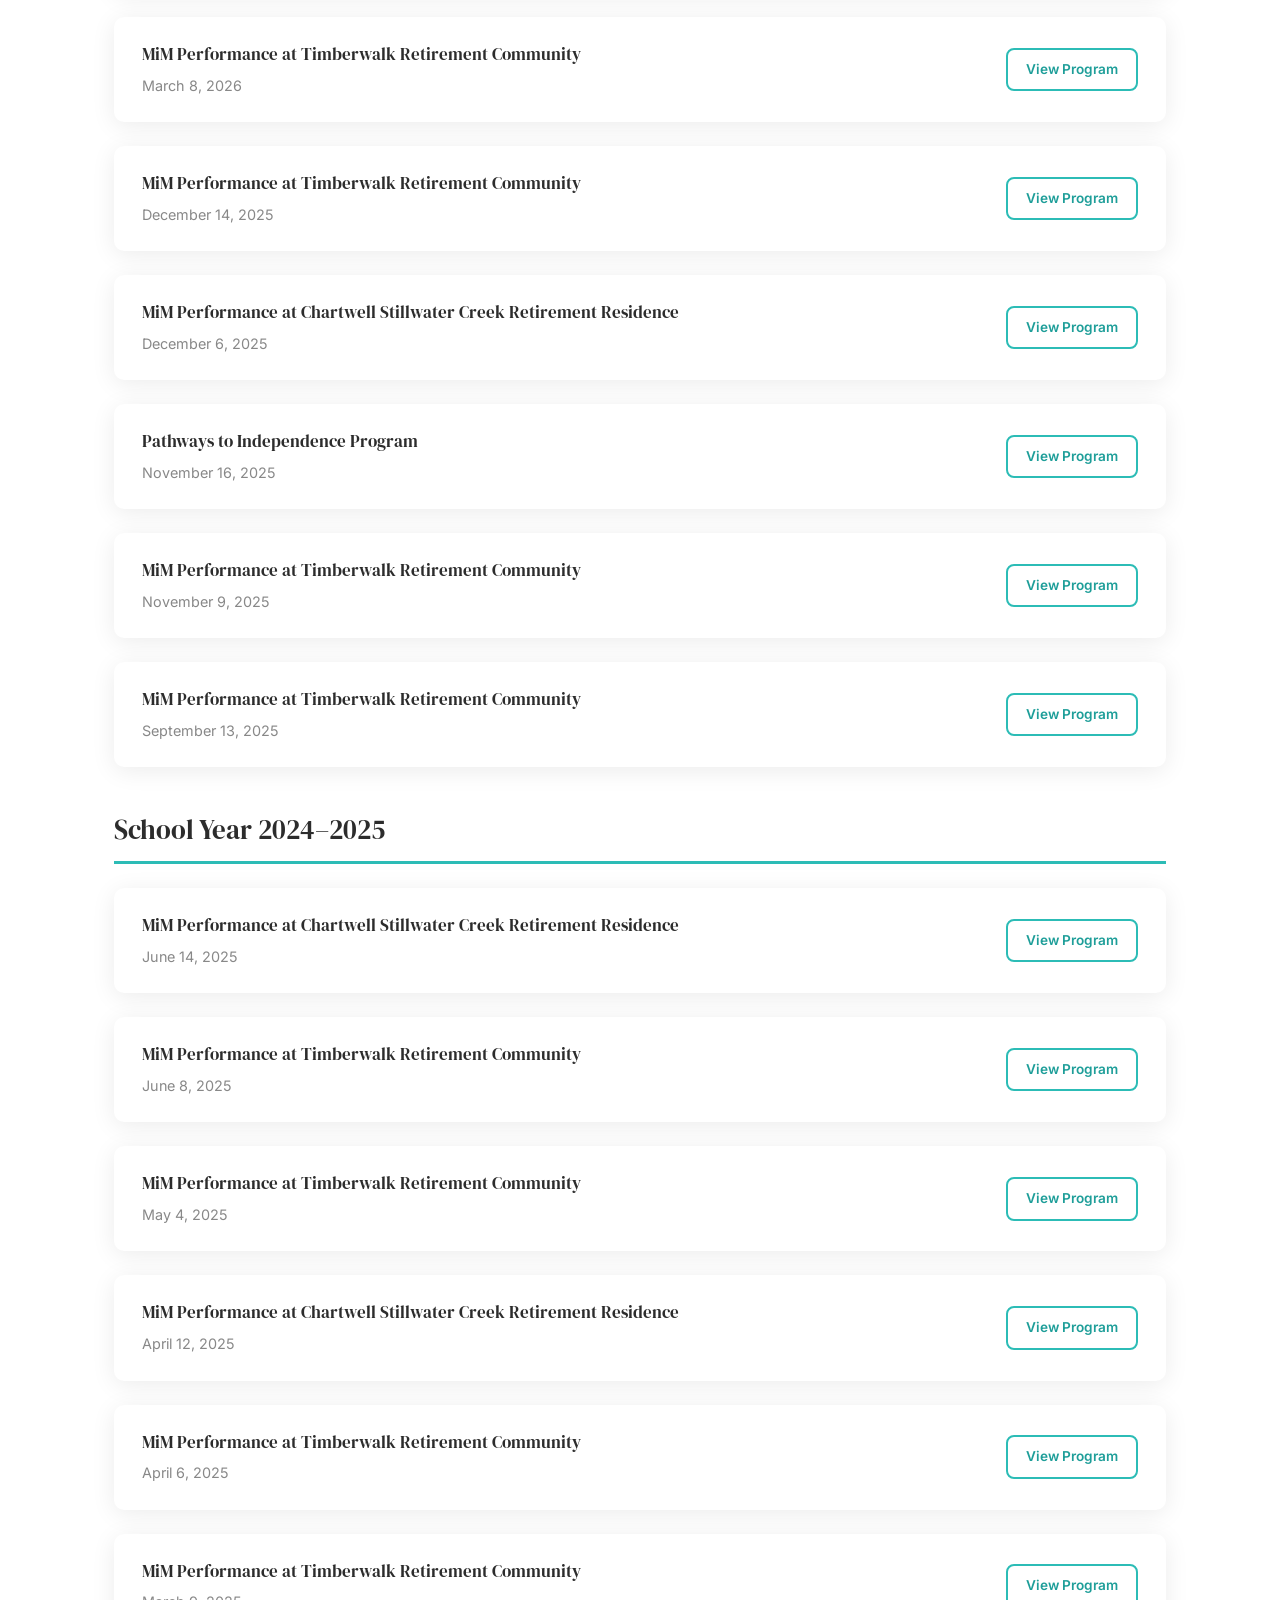
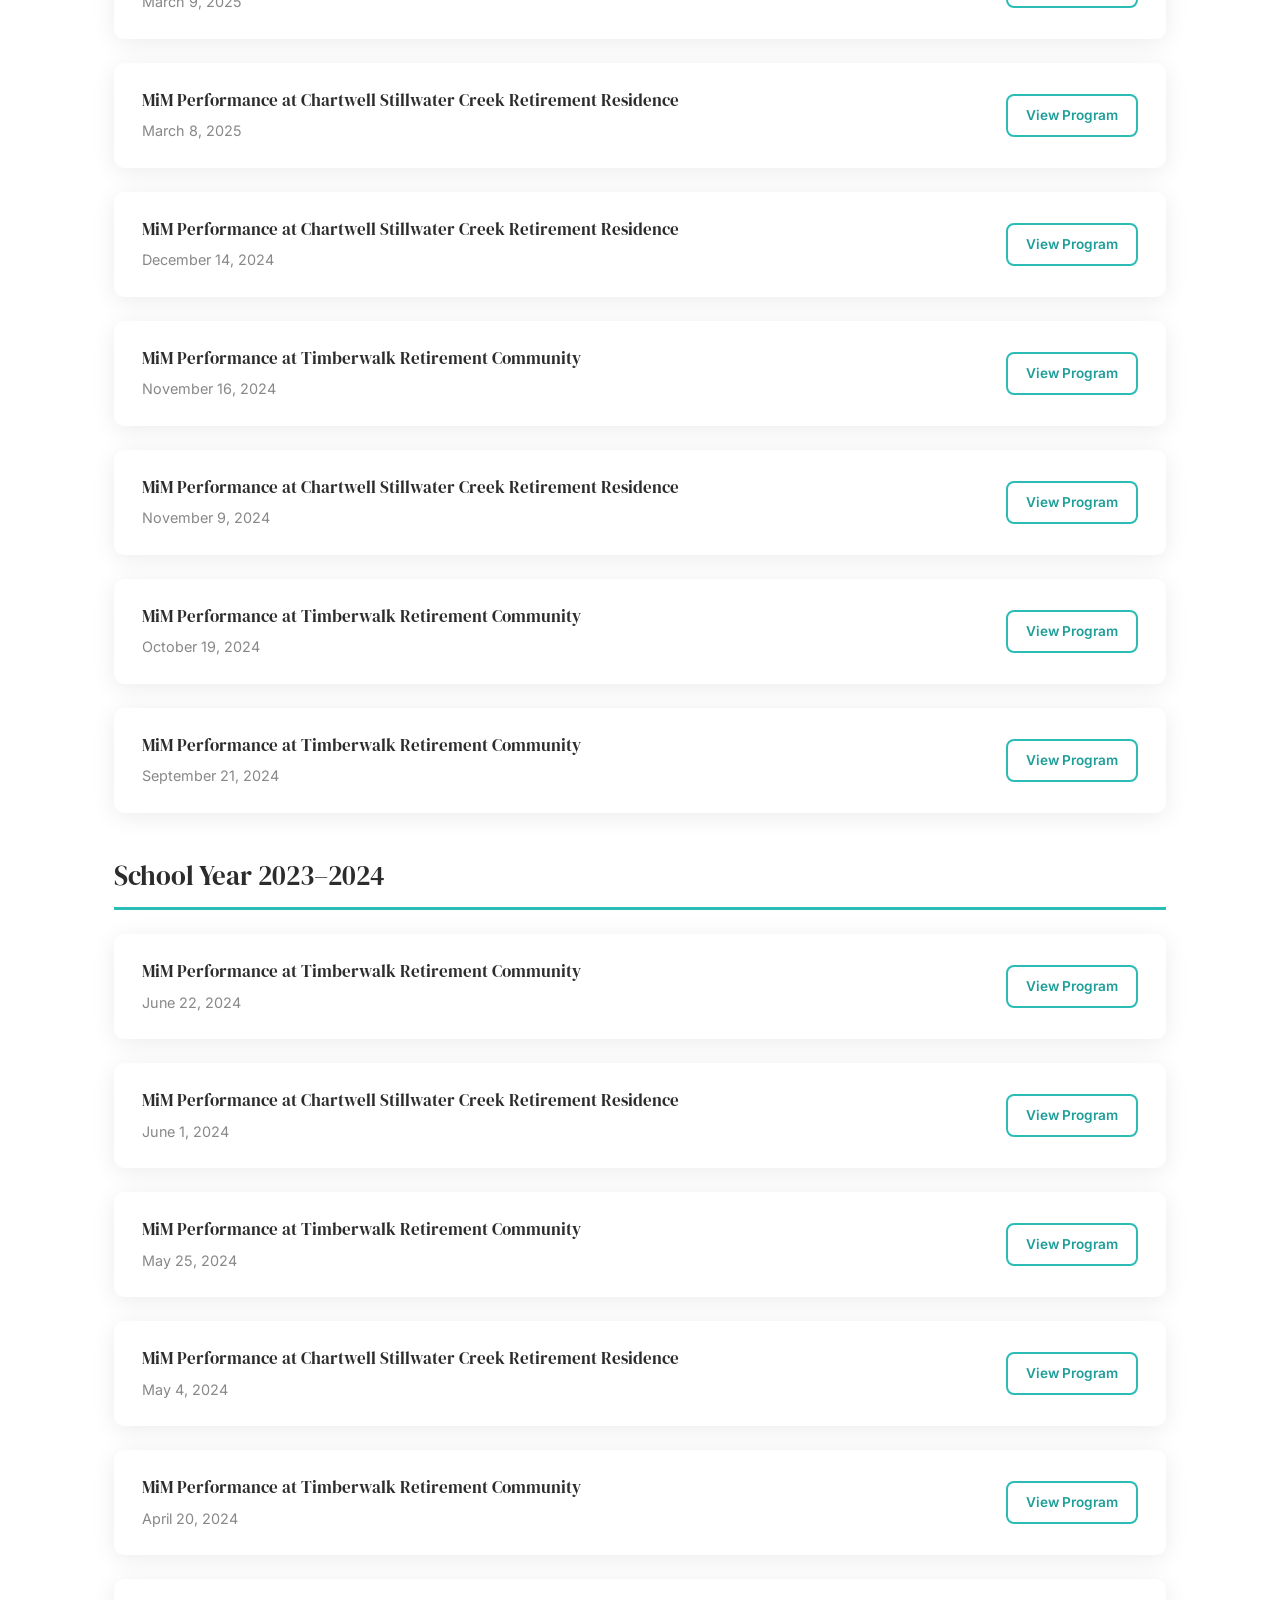
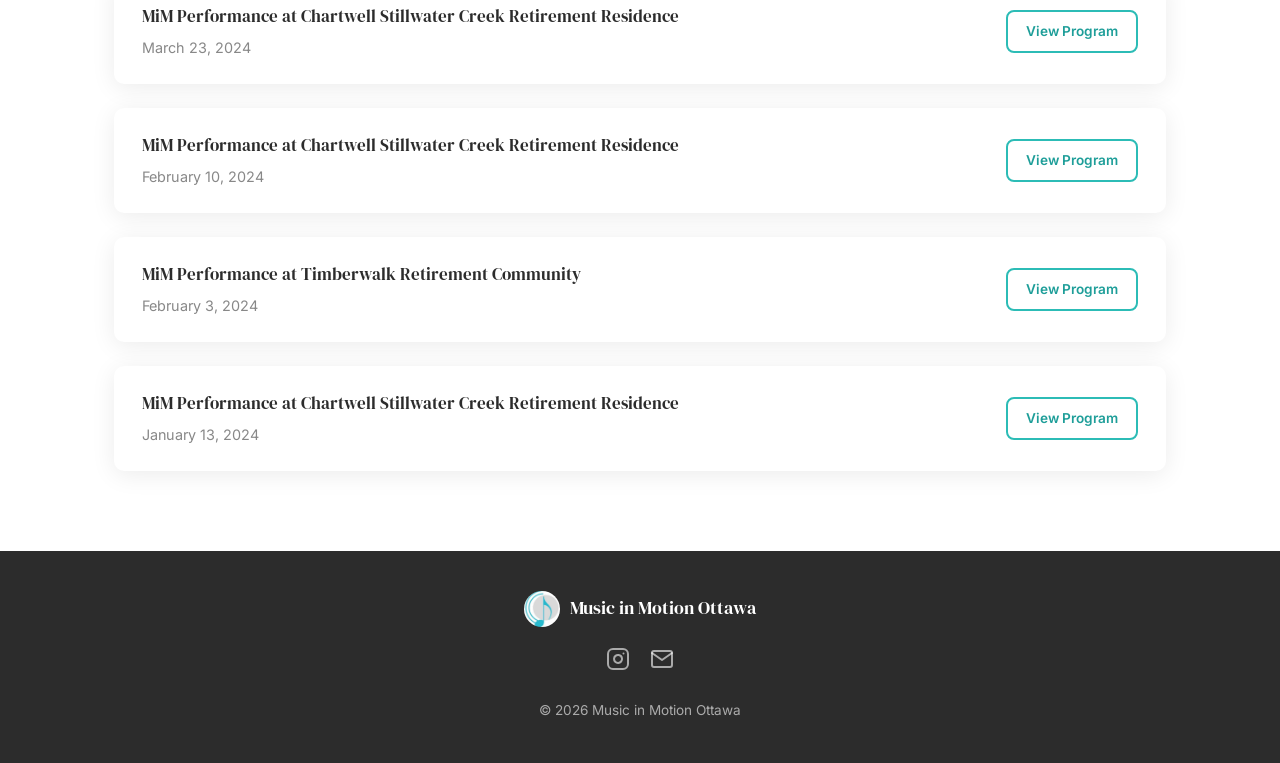
<file: programs.html>
<!DOCTYPE html>
<html lang="en">
<head>
  <meta charset="UTF-8">
  <meta name="viewport" content="width=device-width, initial-scale=1.0">
  <title>Programs – Music in Motion Ottawa</title>
  <meta name="description" content="Browse past concert programs from Music in Motion Ottawa performances.">
  <link rel="icon" href="images/mim.jpg" type="image/jpeg">
  <link rel="preconnect" href="https://fonts.googleapis.com">
  <link rel="preconnect" href="https://fonts.gstatic.com" crossorigin>
  <link href="https://fonts.googleapis.com/css2?family=DM+Serif+Display&family=Inter:wght@400;500;600&display=swap" rel="stylesheet">
  <link rel="stylesheet" href="style.css">
</head>
<body>

  <!-- Navigation -->
  <nav id="navbar" class="scrolled">
    <div class="nav-container">
      <a href="index.html" class="nav-logo">
        <img src="images/mim.jpg" alt="Music in Motion Ottawa logo" id="nav-logo-img">
        <span id="nav-org-name">Music in Motion</span>
      </a>
      <button class="nav-toggle" aria-label="Toggle navigation" aria-expanded="false">
        <span></span><span></span><span></span>
      </button>
      <ul class="nav-links">
        <li><a href="index.html#about">About</a></li>
        <li><a href="index.html#events">Events</a></li>
        <li><a href="index.html#videos">Videos</a></li>
        <li><a href="committee.html">Committee</a></li>
        <li><a href="faq.html">FAQ</a></li>
        <li><a href="programs.html" class="active">Programs</a></li>
        <li><a href="index.html#join" class="nav-cta">Join Us</a></li>
      </ul>
    </div>
  </nav>

  <!-- Page Header -->
  <header class="page-header">
    <div class="container">
      <h1 class="page-title">Concert Programs</h1>
      <p class="page-subtitle">Browse programs from our past performances</p>
    </div>
  </header>

  <!-- Programs Section -->
  <section class="section">
    <div class="container">
      <div id="programs-grid" class="programs-grid">
        <!-- Populated by config.js -->
      </div>
      <p id="programs-placeholder" class="placeholder-text" style="display:none;">
        Programs coming soon! Check back after our next performance.
      </p>
    </div>
  </section>

  <!-- Footer -->
  <footer id="footer">
    <div class="container footer-inner">
      <div class="footer-brand">
        <img src="images/mim.jpg" alt="Logo" class="footer-logo">
        <span id="footer-org-name">Music in Motion Ottawa</span>
      </div>
      <div id="footer-social" class="footer-social"></div>
      <p class="footer-copy">&copy; <span id="footer-year"></span> Music in Motion Ottawa</p>
    </div>
  </footer>

  <script src="config.js"></script>
  <script>
    (function () {
      var C = SITE_CONFIG;

      // Programs
      var grid = document.getElementById("programs-grid");
      var placeholder = document.getElementById("programs-placeholder");

      if (C.programs.length === 0) {
        grid.style.display = "none";
        placeholder.style.display = "block";
      } else {
        C.programs.forEach(function (group) {
          if (group.concerts.length === 0) return;

          var yearHeading = document.createElement("h2");
          yearHeading.className = "programs-year-heading";
          yearHeading.textContent = "School Year " + group.year;
          grid.appendChild(yearHeading);

          group.concerts.forEach(function (prog) {
            var card = document.createElement("div");
            card.className = "program-card";
            card.innerHTML =
              '<div class="program-info">' +
                '<h3>' + prog.title + '</h3>' +
                '<p class="program-date">' + prog.date + '</p>' +
              '</div>' +
              '<a href="' + encodeURI(prog.file) + '" class="btn btn-outline" target="_blank" rel="noopener">View Program</a>';
            grid.appendChild(card);
          });
        });
      }

      // Footer
      document.getElementById("footer-year").textContent = new Date().getFullYear();

      var svgInstagram = '<svg xmlns="http://www.w3.org/2000/svg" width="24" height="24" viewBox="0 0 24 24" fill="none" stroke="currentColor" stroke-width="2" stroke-linecap="round" stroke-linejoin="round"><rect x="2" y="2" width="20" height="20" rx="5" ry="5"/><path d="M16 11.37A4 4 0 1 1 12.63 8 4 4 0 0 1 16 11.37z"/><line x1="17.5" y1="6.5" x2="17.51" y2="6.5"/></svg>';
      var svgYouTube = '<svg xmlns="http://www.w3.org/2000/svg" width="24" height="24" viewBox="0 0 24 24" fill="none" stroke="currentColor" stroke-width="2" stroke-linecap="round" stroke-linejoin="round"><path d="M22.54 6.42a2.78 2.78 0 0 0-1.94-2C18.88 4 12 4 12 4s-6.88 0-8.6.46a2.78 2.78 0 0 0-1.94 2A29 29 0 0 0 1 11.75a29 29 0 0 0 .46 5.33A2.78 2.78 0 0 0 3.4 19.1c1.72.46 8.6.46 8.6.46s6.88 0 8.6-.46a2.78 2.78 0 0 0 1.94-2 29 29 0 0 0 .46-5.25 29 29 0 0 0-.46-5.43z"/><polygon points="9.75 15.02 15.5 11.75 9.75 8.48 9.75 15.02"/></svg>';
      var svgEmail = '<svg xmlns="http://www.w3.org/2000/svg" width="24" height="24" viewBox="0 0 24 24" fill="none" stroke="currentColor" stroke-width="2" stroke-linecap="round" stroke-linejoin="round"><path d="M4 4h16c1.1 0 2 .9 2 2v12c0 1.1-.9 2-2 2H4c-1.1 0-2-.9-2-2V6c0-1.1.9-2 2-2z"/><polyline points="22,6 12,13 2,6"/></svg>';

      var footerSocial = document.getElementById("footer-social");
      if (C.social.instagram) {
        footerSocial.innerHTML += '<a href="' + C.social.instagram + '" target="_blank" rel="noopener" aria-label="Instagram">' + svgInstagram + '</a>';
      }
      if (C.social.youtube) {
        footerSocial.innerHTML += '<a href="' + C.social.youtube + '" target="_blank" rel="noopener" aria-label="YouTube">' + svgYouTube + '</a>';
      }
      if (C.social.email) {
        footerSocial.innerHTML += '<a href="mailto:' + C.social.email + '" aria-label="Email">' + svgEmail + '</a>';
      }

      // Mobile nav toggle
      var toggle = document.querySelector(".nav-toggle");
      var navLinks = document.querySelector(".nav-links");
      toggle.addEventListener("click", function () {
        var expanded = toggle.getAttribute("aria-expanded") === "true";
        toggle.setAttribute("aria-expanded", !expanded);
        navLinks.classList.toggle("open");
      });

      document.querySelectorAll(".nav-links a").forEach(function (link) {
        link.addEventListener("click", function () {
          navLinks.classList.remove("open");
          toggle.setAttribute("aria-expanded", "false");
        });
      });

      // Scroll reveal animation
      var revealEls = document.querySelectorAll(".section-title, .program-card");
      var observer = new IntersectionObserver(function (entries) {
        entries.forEach(function (entry) {
          if (entry.isIntersecting) {
            entry.target.classList.add("revealed");
            observer.unobserve(entry.target);
          }
        });
      }, { threshold: 0.15 });
      revealEls.forEach(function (el) { observer.observe(el); });
    })();
  </script>

</body>
</html>
</file>
<file: style.css>
/* ============================================================
   Music in Motion Ottawa -- Stylesheet
   ============================================================ */

:root {
  --teal:        #2CBCB6;
  --teal-dark:   #1E9E99;
  --teal-light:  #E6F7F6;
  --charcoal:    #2C2C2C;
  --grey-dark:   #555;
  --grey-medium: #888;
  --grey-light:  #F5F5F5;
  --white:       #FFFFFF;
  --radius:      10px;
  --shadow:      0 4px 24px rgba(0,0,0,.08);
  --transition:  .3s ease;
}

/* ---- Reset & base ---- */

*, *::before, *::after { box-sizing: border-box; margin: 0; padding: 0; }

html {
  scroll-behavior: smooth;
  scroll-padding-top: 80px;
}

body {
  font-family: 'Inter', sans-serif;
  color: var(--charcoal);
  line-height: 1.7;
  -webkit-font-smoothing: antialiased;
}

img { max-width: 100%; display: block; }

a { color: var(--teal-dark); text-decoration: none; transition: color var(--transition); }
a:hover { color: var(--teal); }

h1, h2, h3 { font-family: 'DM Serif Display', serif; font-weight: 400; }

.container {
  max-width: 1100px;
  margin: 0 auto;
  padding: 0 24px;
}

/* ---- Scroll-reveal ---- */

.section-title,
.event-card,
.video-item,
.about-text,
.join-container,
.committee-grid,
.program-card,
.gallery-item {
  opacity: 0;
  transform: translateY(30px);
  transition: opacity .6s ease, transform .6s ease;
}

.revealed {
  opacity: 1;
  transform: translateY(0);
}

/* ---- Navigation ---- */

#navbar {
  position: fixed;
  top: 0;
  left: 0;
  width: 100%;
  z-index: 1000;
  transition: background var(--transition), box-shadow var(--transition);
}

#navbar.scrolled {
  background: var(--white);
  box-shadow: 0 2px 12px rgba(0,0,0,.08);
}

.nav-container {
  max-width: 1100px;
  margin: 0 auto;
  padding: 16px 24px;
  display: flex;
  align-items: center;
  justify-content: space-between;
}

.nav-logo {
  display: flex;
  align-items: center;
  gap: 10px;
  font-family: 'DM Serif Display', serif;
  font-size: 1.2rem;
  color: var(--white);
  transition: color var(--transition);
}

#navbar.scrolled .nav-logo { color: var(--charcoal); }

#nav-logo-img {
  width: 40px;
  height: 40px;
  border-radius: 50%;
  object-fit: cover;
}

.nav-links {
  list-style: none;
  display: flex;
  gap: 32px;
  align-items: center;
}

.nav-links a {
  color: rgba(255,255,255,.9);
  font-weight: 500;
  font-size: .95rem;
  transition: color var(--transition);
}

#navbar.scrolled .nav-links a { color: var(--charcoal); }
.nav-links a:hover { color: var(--teal); }

.nav-cta {
  background: var(--teal);
  color: var(--white) !important;
  padding: 8px 20px;
  border-radius: 6px;
  transition: background var(--transition) !important;
}
.nav-cta:hover { background: var(--teal-dark); color: var(--white) !important; }

/* Hamburger */
.nav-toggle {
  display: none;
  flex-direction: column;
  gap: 5px;
  background: none;
  border: none;
  cursor: pointer;
  padding: 4px;
}
.nav-toggle span {
  width: 26px;
  height: 2px;
  background: var(--white);
  border-radius: 2px;
  transition: background var(--transition);
}
#navbar.scrolled .nav-toggle span { background: var(--charcoal); }

/* ---- Hero ---- */

#hero {
  position: relative;
  min-height: 100vh;
  display: flex;
  align-items: center;
  justify-content: center;
  text-align: center;
  background: url('images/hero-background.jpg') center/cover no-repeat;
  overflow: hidden;
}

.hero-overlay {
  position: absolute;
  inset: 0;
  background:
    linear-gradient(135deg, rgba(26,26,46,.75) 0%, rgba(15,52,96,.7) 100%),
    radial-gradient(circle at 20% 80%, rgba(44,188,182,.2) 0%, transparent 50%),
    radial-gradient(circle at 80% 20%, rgba(44,188,182,.1) 0%, transparent 50%);
}

.hero-content {
  position: relative;
  z-index: 1;
  padding: 120px 24px 80px;
}

.hero-logo {
  width: 120px;
  height: 120px;
  border-radius: 50%;
  object-fit: cover;
  margin: 0 auto 28px;
  box-shadow: 0 8px 32px rgba(44,188,182,.3);
  border: 3px solid rgba(255,255,255,.15);
}

#hero-title {
  font-size: clamp(2.2rem, 5vw, 3.6rem);
  color: var(--white);
  margin-bottom: 12px;
  letter-spacing: -.02em;
}

.hero-tagline {
  font-size: clamp(1rem, 2.5vw, 1.3rem);
  color: rgba(255,255,255,.75);
  margin-bottom: 36px;
  max-width: 500px;
  margin-left: auto;
  margin-right: auto;
}

/* ---- Buttons ---- */

.btn {
  display: inline-block;
  font-family: 'Inter', sans-serif;
  font-weight: 600;
  font-size: .95rem;
  padding: 12px 28px;
  border-radius: 8px;
  transition: background var(--transition), transform var(--transition), box-shadow var(--transition);
  cursor: pointer;
  border: none;
}

.btn-primary {
  background: var(--teal);
  color: var(--white);
}
.btn-primary:hover {
  background: var(--teal-dark);
  color: var(--white);
  transform: translateY(-2px);
  box-shadow: 0 6px 20px rgba(44,188,182,.35);
}

.btn-outline {
  background: transparent;
  color: var(--teal-dark);
  border: 2px solid var(--teal);
}
.btn-outline:hover {
  background: var(--teal);
  color: var(--white);
  transform: translateY(-2px);
}

.btn-lg { padding: 16px 40px; font-size: 1.05rem; }

/* ---- Sections ---- */

.section {
  padding: 80px 0;
}

.section-alt {
  background: var(--grey-light);
}

.section-title {
  font-size: clamp(1.6rem, 3vw, 2.2rem);
  text-align: center;
  margin-bottom: 48px;
  position: relative;
}

.section-title::after {
  content: "";
  display: block;
  width: 48px;
  height: 3px;
  background: var(--teal);
  margin: 14px auto 0;
  border-radius: 2px;
}

/* ---- About ---- */

.about-text {
  max-width: 780px;
  margin: 0 auto;
}

.about-text p {
  margin-bottom: 20px;
  color: var(--grey-dark);
  font-size: 1.05rem;
}

.about-text p:last-child { margin-bottom: 0; }

/* ---- Events ---- */

.events-grid {
  display: grid;
  grid-template-columns: repeat(auto-fit, minmax(320px, 1fr));
  gap: 28px;
}

.event-card {
  background: var(--white);
  border-radius: var(--radius);
  box-shadow: var(--shadow);
  overflow: hidden;
  display: flex;
  transition: transform var(--transition), box-shadow var(--transition);
}

.event-card:hover {
  transform: translateY(-4px);
  box-shadow: 0 8px 32px rgba(0,0,0,.12);
}

.event-date-badge {
  background: var(--teal);
  color: var(--white);
  display: flex;
  flex-direction: column;
  align-items: center;
  justify-content: center;
  padding: 20px 22px;
  min-width: 90px;
}

.event-month {
  font-size: .8rem;
  text-transform: uppercase;
  letter-spacing: .08em;
  font-weight: 600;
}

.event-day-num {
  font-family: 'DM Serif Display', serif;
  font-size: 2rem;
  line-height: 1;
}

.event-details {
  padding: 22px 24px;
  display: flex;
  flex-direction: column;
  gap: 6px;
}

.event-details h3 {
  font-size: 1.15rem;
  margin-bottom: 2px;
}

.event-meta {
  font-size: .9rem;
  color: var(--grey-dark);
}

.event-location {
  font-weight: 600;
  font-size: .9rem;
}

.event-address {
  font-size: .85rem;
  color: var(--grey-medium);
}

.event-details .btn {
  margin-top: 10px;
  align-self: flex-start;
  padding: 8px 18px;
  font-size: .85rem;
}

/* ---- Videos ---- */

.videos-grid {
  display: grid;
  grid-template-columns: repeat(auto-fit, minmax(300px, 1fr));
  gap: 28px;
}

.video-item {
  border-radius: var(--radius);
  overflow: hidden;
  box-shadow: var(--shadow);
  background: var(--white);
  transition: transform var(--transition);
}

.video-item:hover { transform: translateY(-4px); }

.video-embed {
  position: relative;
  padding-bottom: 56.25%;
  height: 0;
}

.video-embed iframe {
  position: absolute;
  top: 0;
  left: 0;
  width: 100%;
  height: 100%;
}

.video-title {
  padding: 14px 18px;
  font-weight: 600;
  font-size: .95rem;
}

.placeholder-text {
  text-align: center;
  color: var(--grey-medium);
  font-size: 1.05rem;
  padding: 40px 0;
}

/* ---- Join / CTA ---- */

.section-cta {
  background: linear-gradient(135deg, #1a1a2e 0%, #0f3460 100%);
  color: var(--white);
  text-align: center;
}

.section-cta .section-title { color: var(--white); }
.section-cta .section-title::after { background: var(--teal); }

.join-container {
  max-width: 600px;
  margin: 0 auto;
}

.join-text {
  font-size: 1.1rem;
  color: rgba(255,255,255,.75);
  margin-bottom: 32px;
}

/* ---- Footer ---- */

#footer {
  background: var(--charcoal);
  color: rgba(255,255,255,.6);
  padding: 40px 0;
}

.footer-inner {
  display: flex;
  flex-direction: column;
  align-items: center;
  gap: 20px;
  text-align: center;
}

.footer-brand {
  display: flex;
  align-items: center;
  gap: 10px;
  color: var(--white);
  font-family: 'DM Serif Display', serif;
  font-size: 1.1rem;
}

.footer-logo {
  width: 36px;
  height: 36px;
  border-radius: 50%;
  object-fit: cover;
}

.footer-social {
  display: flex;
  gap: 20px;
}

.footer-social a {
  color: rgba(255,255,255,.6);
  transition: color var(--transition);
}
.footer-social a:hover { color: var(--teal); }

.footer-copy {
  font-size: .85rem;
}

/* ---- Page Header (sub-pages) ---- */

.page-header {
  background: linear-gradient(135deg, #1a1a2e 0%, #16213e 50%, #0f3460 100%);
  padding: 140px 0 60px;
  text-align: center;
}

.page-title {
  font-size: clamp(2rem, 4vw, 3rem);
  color: var(--white);
  margin-bottom: 12px;
}

.page-subtitle {
  font-size: clamp(1rem, 2vw, 1.2rem);
  color: rgba(255,255,255,.7);
  max-width: 500px;
  margin: 0 auto;
}

/* ---- Committee ---- */

.committee-section {
  background: linear-gradient(135deg, #1a1a2e 0%, #0f3460 100%);
}

.committee-intro {
  text-align: center;
  color: var(--grey-dark);
  font-size: 1.05rem;
  margin-bottom: 40px;
}

.committee-section .committee-intro {
  color: rgba(255,255,255,.75);
}

.committee-section-heading {
  font-family: 'DM Serif Display', serif;
  font-size: 1.5rem;
  color: var(--white);
  margin-top: 48px;
  margin-bottom: 24px;
}

.committee-section-heading:first-child {
  margin-top: 0;
}

.committee-grid {
  display: grid;
  grid-template-columns: repeat(auto-fit, minmax(180px, 1fr));
  gap: 12px 24px;
}

.committee-card {
  text-align: center;
  padding: 16px 12px;
}

.committee-photo {
  width: 100%;
  aspect-ratio: 1;
  object-fit: cover;
  background: var(--grey-light);
}

.committee-photo-placeholder {
  width: 100%;
  aspect-ratio: 1;
  background: var(--grey-light);
}

.committee-info {
  padding: 0;
}

.committee-name {
  font-size: 1.15rem;
  color: var(--white);
  margin-bottom: 4px;
}

.committee-role {
  font-size: .85rem;
  color: var(--teal);
  font-weight: 500;
  margin-bottom: 0;
}

.committee-bio {
  font-size: .92rem;
  color: var(--grey-dark);
  line-height: 1.6;
}

/* ---- FAQ ---- */

.faq-list {
  max-width: 780px;
  margin: 0 auto;
  display: flex;
  flex-direction: column;
  gap: 12px;
}

.faq-item {
  background: var(--white);
  border-radius: var(--radius);
  box-shadow: var(--shadow);
  overflow: hidden;
  transition: box-shadow var(--transition);
}

.faq-item:hover {
  box-shadow: 0 6px 28px rgba(0,0,0,.1);
}

.faq-question {
  width: 100%;
  text-align: left;
  padding: 22px 56px 22px 24px;
  border: none;
  background: none;
  font-family: 'Inter', sans-serif;
  font-size: 1.05rem;
  font-weight: 600;
  color: var(--charcoal);
  cursor: pointer;
  position: relative;
  line-height: 1.5;
}

.faq-question::after {
  content: "+";
  position: absolute;
  right: 24px;
  top: 50%;
  transform: translateY(-50%);
  font-size: 1.5rem;
  font-weight: 300;
  color: var(--teal);
  transition: transform var(--transition);
}

.faq-item.open .faq-question::after {
  content: "−";
}

.faq-answer {
  max-height: 0;
  overflow: hidden;
  transition: max-height .35s ease, padding .35s ease;
  padding: 0 24px;
}

.faq-item.open .faq-answer {
  max-height: 300px;
  padding: 0 24px 22px;
}

.faq-answer p {
  color: var(--grey-dark);
  font-size: 1rem;
  line-height: 1.7;
}

/* ---- Gallery ---- */

.gallery-grid {
  display: grid;
  grid-template-columns: repeat(auto-fit, minmax(300px, 1fr));
  gap: 24px;
}

.gallery-item {
  border-radius: var(--radius);
  overflow: hidden;
  box-shadow: var(--shadow);
  background: var(--white);
  transition: transform var(--transition), box-shadow var(--transition);
}

.gallery-item:hover {
  transform: translateY(-4px);
  box-shadow: 0 8px 32px rgba(0,0,0,.12);
}

.gallery-item img {
  width: 100%;
  aspect-ratio: 4 / 3;
  object-fit: cover;
  display: block;
}

.gallery-caption {
  padding: 14px 18px;
  font-weight: 600;
  font-size: .95rem;
  color: var(--charcoal);
}

/* ---- Programs ---- */

.programs-grid {
  display: flex;
  flex-direction: column;
  gap: 24px;
}

.programs-year-heading {
  font-size: clamp(1.3rem, 2.5vw, 1.7rem);
  color: var(--charcoal);
  padding-bottom: 8px;
  border-bottom: 3px solid var(--teal);
  margin-top: 16px;
}

.programs-year-heading:first-child {
  margin-top: 0;
}

.program-card {
  background: var(--white);
  border-radius: var(--radius);
  box-shadow: var(--shadow);
  padding: 24px 28px;
  display: flex;
  align-items: center;
  justify-content: space-between;
  gap: 16px;
  transition: transform var(--transition), box-shadow var(--transition);
}

.program-card:hover {
  transform: translateY(-4px);
  box-shadow: 0 8px 32px rgba(0,0,0,.12);
}

.program-info h3 {
  font-size: 1.05rem;
  margin-bottom: 4px;
}

.program-date {
  font-size: .9rem;
  color: var(--grey-medium);
}

.program-card .btn {
  flex-shrink: 0;
  padding: 8px 18px;
  font-size: .85rem;
}

/* ---- Active nav link ---- */

.nav-links a.active {
  color: var(--teal) !important;
}

/* ---- Responsive ---- */

@media (max-width: 768px) {
  .nav-toggle { display: flex; }

  .nav-links {
    position: fixed;
    top: 0;
    right: -100%;
    width: 260px;
    height: 100vh;
    flex-direction: column;
    background: var(--white);
    padding: 80px 32px 32px;
    gap: 24px;
    box-shadow: -4px 0 24px rgba(0,0,0,.1);
    transition: right var(--transition);
  }

  .nav-links.open { right: 0; }

  .nav-links a { color: var(--charcoal) !important; font-size: 1.1rem; }

  .event-card { flex-direction: column; }

  .event-date-badge {
    flex-direction: row;
    gap: 8px;
    padding: 14px 20px;
    min-width: unset;
  }

  .event-day-num { font-size: 1.3rem; }

  .section { padding: 56px 0; }

  .hero-logo { width: 90px; height: 90px; }
}

@media (max-width: 480px) {
  .events-grid { grid-template-columns: 1fr; }
  .videos-grid { grid-template-columns: 1fr; }
  .programs-grid { gap: 16px; }
  .program-card { flex-direction: column; align-items: flex-start; }
  .gallery-grid { grid-template-columns: 1fr; }
}
</file>
